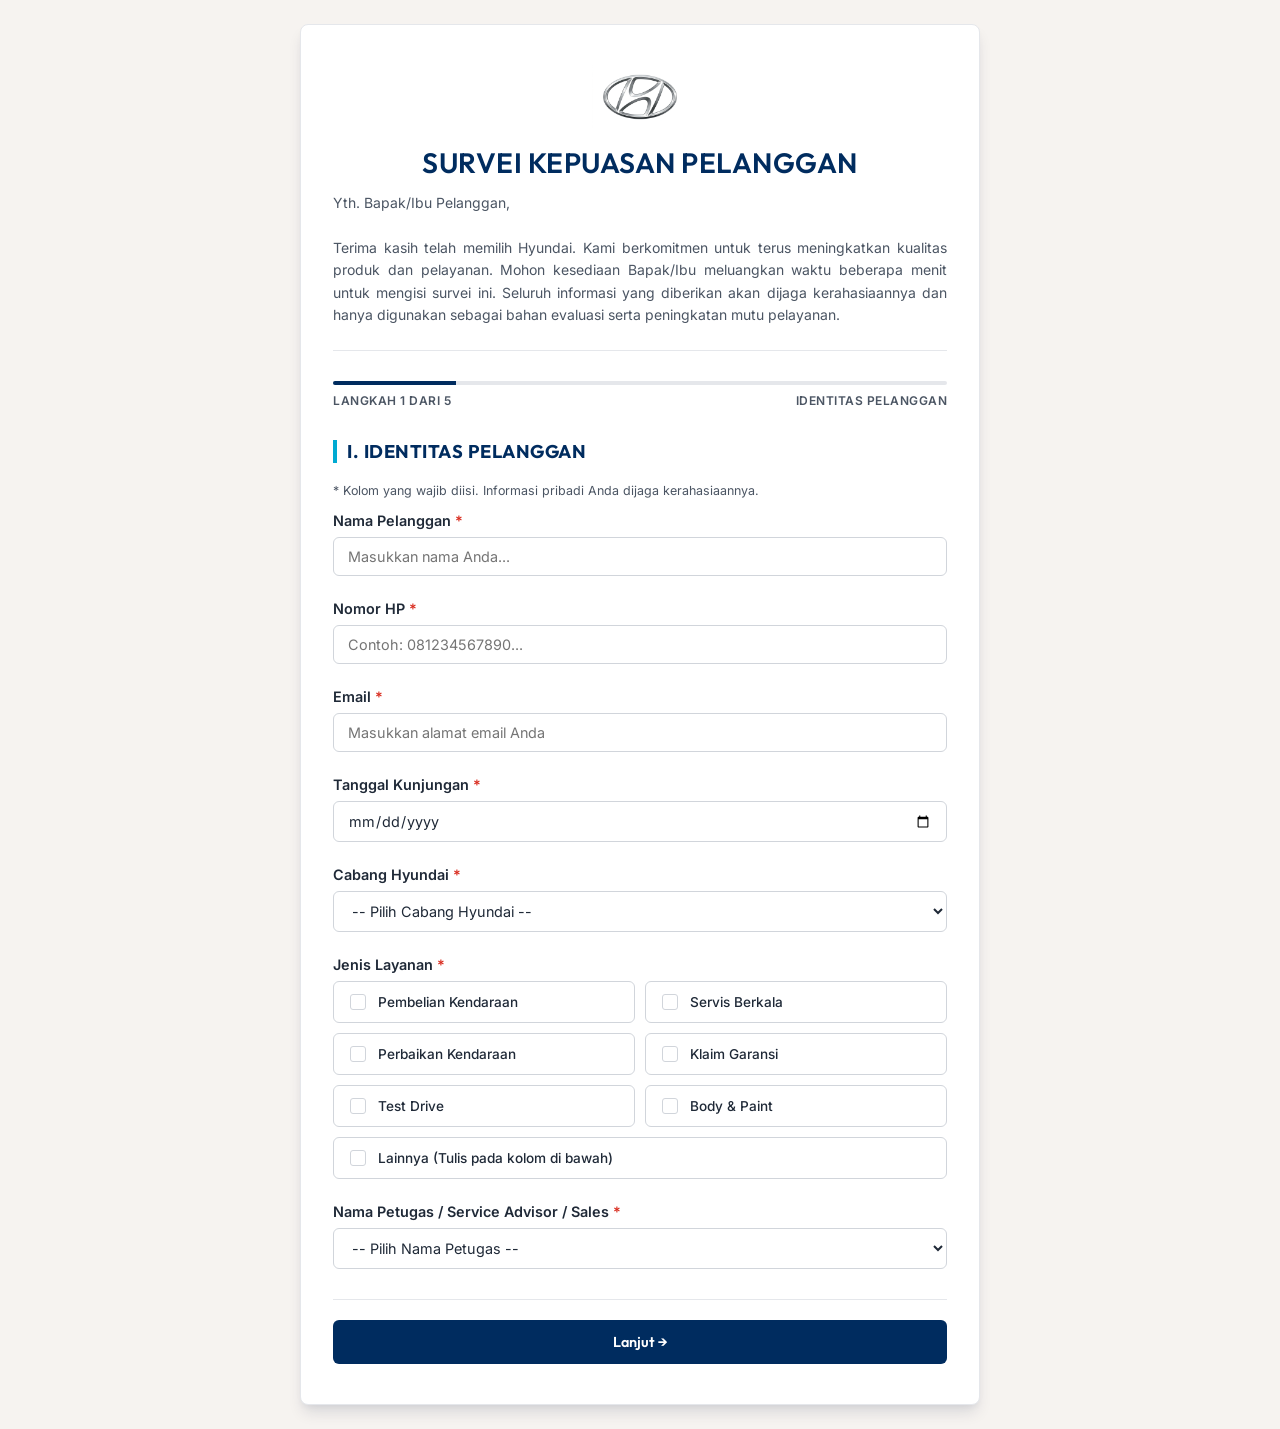
<file: index.html>
<!DOCTYPE html>
<html lang="id">
<head>
  <meta charset="UTF-8">
  <meta name="viewport" content="width=device-width, initial-scale=1.0, maximum-scale=1.0">
  <meta name="description" content="PT Hyundai - Survei Kepuasan Pelanggan. Masukan Anda membantu meningkatkan pelayanan kami.">
  <meta name="robots" content="noindex, nofollow">
  <link rel="preconnect" href="https://fonts.googleapis.com">
  <link rel="preconnect" href="https://fonts.gstatic.com" crossorigin>
  <title>PT HYUNDAI - Survei Kepuasan Pelanggan</title>
  <link rel="stylesheet" href="style.css">
  <script src="config.js"></script>
</head>
<body>

  <!-- MODAL KEBIJAKAN PRIVASI (UU PDP No.27/2022) -->
  <div id="privacyModal" class="modal-overlay" role="dialog" aria-modal="true" aria-label="Kebijakan Privasi">
    <div class="modal-box">
      <h2>🔒 Kebijakan Privasi &amp; Perlindungan Data</h2>
      <p style="font-size:0.85rem; line-height:1.5; margin-bottom:12px;">
        Privasi Anda penting bagi Hyundai Motors Indonesia ("Hyundai" atau "kami") dan perusahaan afiliasinya, seperti kepercayaan Anda terhadap produk dan layanan Hyundai. Kami berusaha keras untuk melindungi privasi online Anda, sambil memberikan pengalaman situs web yang menyenangkan yang menyediakan informasi, produk, dan layanan yang relevan dan berguna bagi Anda. Tujuan dari Kebijakan Privasi Hyundai Motors Indonesia ini ("Kebijakan Privasi") ini adalah untuk menginformasikan dan menerangkan tentang cara kami mengumpulkan, menggunakan, dan membagikan informasi melalui situs web kami.
      </p>

      <h3>📋 Data yang Dikumpulkan (Wajib Diisi)</h3>
      <ul style="font-size:0.8rem; margin-bottom:12px;">
        <li>Nama Lengkap, Nomor HP, dan Alamat Email</li>
        <li>Tanggal Kunjungan &amp; Cabang Hyundai</li>
        <li>Jenis Layanan &amp; Nama Petugas (Service Advisor/SA/Sales)</li>
        <li>Nilai penilaian kepuasan Anda (skala 1-5 dan 0-10)</li>
        <li>Kritik, saran, serta masukan tertulis</li>
      </ul>

      <h3>🎯 Tujuan Penggunaan &amp; Kepatuhan Hukum</h3>
      <ul style="font-size:0.8rem; margin-bottom:12px;">
        <li>Bahan evaluasi internal dan peningkatan mutu pelayanan cabang Hyundai.</li>
        <li>Penilaian performa pelayanan petugas (SA/Sales).</li>
        <li>Seluruh data dijaga kerahasiaannya dan diproses secara sah berdasarkan UU PDP No. 27/2022.</li>
      </ul>

      <h3>📅 Penyimpanan Data</h3>
      <p style="font-size:0.8rem; line-height:1.5; margin-bottom:15px;">
        Data survei disimpan secara aman dalam database internal dengan standar keamanan data yang ketat untuk mencegah akses tanpa izin sesuai dengan ketentuan perundang-undangan perlindungan data pribadi yang berlaku.
      </p>

      <button class="modal-close" onclick="document.getElementById('privacyModal').classList.remove('open')">
        Saya Mengerti &amp; Tutup
      </button>
    </div>
  </div>


  <!-- CONTAINER FORM SURVEI -->
  <div class="survey-container">
    <!-- Header Form -->
    <div class="survey-header">
      <div class="hyundai-logo-area">
        <img src="hyundai-logo.jpg" alt="Logo Hyundai" class="hyundai-logo-img">
      </div>
      <h1>Survei Kepuasan Pelanggan</h1>
      <p>
        Yth. Bapak/Ibu Pelanggan,<br><br>
        Terima kasih telah memilih Hyundai. Kami berkomitmen untuk terus meningkatkan kualitas produk dan pelayanan. 
        Mohon kesediaan Bapak/Ibu meluangkan waktu beberapa menit untuk mengisi survei ini. Seluruh informasi yang diberikan 
        akan dijaga kerahasiaannya dan hanya digunakan sebagai bahan evaluasi serta peningkatan mutu pelayanan.
      </p>
    </div>

    <!-- Progress Tracker -->
    <div class="wizard-progress-container">
      <div class="wizard-progress-track">
        <div id="wizardProgressFill" class="wizard-progress-fill"></div>
      </div>
      <div class="wizard-step-info">
        <span id="stepIndicatorText">Langkah 1 dari 5</span>
        <span id="stepTitleText">Identitas Pelanggan</span>
      </div>
    </div>

    <!-- Form Utama -->
    <form id="surveyForm" novalidate>

      <!-- STEP 1: IDENTITAS PELANGGAN -->
      <div id="step1" class="step-page active">
        <div class="step-title">I. Identitas Pelanggan</div>
        <p style="font-size:0.78rem; color:var(--muted); margin-bottom:14px;">* Kolom yang wajib diisi. Informasi pribadi Anda dijaga kerahasiaannya.</p>

        <div class="form-group">
          <label class="form-label" for="namaInput">Nama Pelanggan <span style="color:var(--danger);">*</span></label>
          <input type="text" name="nama" id="namaInput" class="form-input" placeholder="Masukkan nama Anda..." required>
        </div>

        <div class="form-group">
          <label class="form-label" for="hpInput">Nomor HP <span style="color:var(--danger);">*</span></label>
          <input type="tel" name="nomor_hp" id="hpInput" class="form-input" placeholder="Contoh: 081234567890..." required>
        </div>

        <div class="form-group">
          <label class="form-label" for="emailInput">Email <span style="color:var(--danger);">*</span></label>
          <input type="email" name="email" id="emailInput" class="form-input" placeholder="Masukkan alamat email Anda" required>
        </div>

        <div class="form-group">
          <label class="form-label" for="tanggalInput">Tanggal Kunjungan <span style="color:var(--danger);">*</span></label>
          <input type="date" name="tanggal_kunjungan" id="tanggalInput" class="form-input" required>
        </div>

        <div class="form-group">
          <label class="form-label" for="cabangInput">Cabang Hyundai <span style="color:var(--danger);">*</span></label>
          <select name="cabang" id="cabangInput" class="form-input" required>
            <option value="" disabled selected>-- Pilih Cabang Hyundai --</option>
            <optgroup label="DKI Jakarta">
              <option>Hyundai Jakarta Barat – Daan Mogot</option>
              <option>Hyundai Jakarta Barat – Puri Indah</option>
              <option>Hyundai Jakarta Pusat – Hasyim Ashari</option>
              <option>Hyundai Jakarta Pusat – Senen</option>
              <option>Hyundai Jakarta Selatan – Fatmawati</option>
              <option>Hyundai Jakarta Selatan – Mampang</option>
              <option>Hyundai Jakarta Selatan – Pancoran</option>
              <option>Hyundai Jakarta Selatan – Simprug</option>
              <option>Hyundai Jakarta Timur – Cakung</option>
              <option>Hyundai Jakarta Timur – Kalimalang</option>
              <option>Hyundai Jakarta Utara – Kelapa Gading</option>
              <option>Hyundai Jakarta Utara – Sunter</option>
            </optgroup>
            <optgroup label="Banten & Tangerang">
              <option>Hyundai BSD City</option>
              <option>Hyundai Ciputat</option>
              <option>Hyundai Karawaci</option>
              <option>Hyundai Serang</option>
              <option>Hyundai Serpong</option>
              <option>Hyundai Tangerang – Sudirman</option>
            </optgroup>
            <optgroup label="Jawa Barat & Bekasi">
              <option>Hyundai Bandung – Cihampelas</option>
              <option>Hyundai Bandung – Soekarno Hatta</option>
              <option>Hyundai Bekasi – Ahmad Yani</option>
              <option>Hyundai Bekasi – Cikarang</option>
              <option>Hyundai Bogor</option>
              <option>Hyundai Cibubur</option>
              <option>Hyundai Cirebon</option>
              <option>Hyundai Depok</option>
              <option>Hyundai Karawang</option>
            </optgroup>
            <optgroup label="Jawa Tengah & DI Yogyakarta">
              <option>Hyundai Semarang – Raden Patah</option>
              <option>Hyundai Semarang – Siliwangi</option>
              <option>Hyundai Solo</option>
              <option>Hyundai Yogyakarta – Magelang</option>
              <option>Hyundai Yogyakarta – Ringroad</option>
            </optgroup>
            <optgroup label="Jawa Timur">
              <option>Hyundai Gresik</option>
              <option>Hyundai Kediri</option>
              <option>Hyundai Malang</option>
              <option>Hyundai Sidoarjo</option>
              <option>Hyundai Surabaya – A. Yani</option>
              <option>Hyundai Surabaya – HR Muhammad</option>
              <option>Hyundai Surabaya – Kenjeran</option>
            </optgroup>
            <optgroup label="Bali & Nusa Tenggara">
              <option>Hyundai Bali – Denpasar Gatot Subroto</option>
              <option>Hyundai Bali – Gianyar</option>
              <option>Hyundai Bali – Kuta</option>
              <option>Hyundai Lombok</option>
            </optgroup>
            <optgroup label="Sumatera">
              <option>Hyundai Aceh</option>
              <option>Hyundai Batam</option>
              <option>Hyundai Jambi</option>
              <option>Hyundai Lampung</option>
              <option>Hyundai Medan – Adam Malik</option>
              <option>Hyundai Medan – Gatot Subroto</option>
              <option>Hyundai Palembang</option>
              <option>Hyundai Pekanbaru</option>
              <option>Hyundai Padang</option>
            </optgroup>
            <optgroup label="Kalimantan">
              <option>Hyundai Balikpapan</option>
              <option>Hyundai Banjarmasin</option>
              <option>Hyundai Pontianak</option>
              <option>Hyundai Samarinda</option>
            </optgroup>
            <optgroup label="Sulawesi">
              <option>Hyundai Makassar – Urip Sumoharjo</option>
              <option>Hyundai Makassar – Veteran</option>
              <option>Hyundai Manado</option>
              <option>Hyundai Palu</option>
            </optgroup>
            <optgroup label="Papua & Maluku">
              <option>Hyundai Jayapura</option>
              <option>Hyundai Ambon</option>
            </optgroup>
          </select>
        </div>

        <div class="form-group">
          <label class="form-label">Jenis Layanan <span style="color:var(--danger);">*</span></label>
          <div class="services-grid">
            <div class="service-checkbox-card">
              <input type="checkbox" name="jenis_layanan" id="srv1" value="Pembelian Kendaraan">
              <label for="srv1" class="service-checkbox-label">Pembelian Kendaraan</label>
            </div>
            <div class="service-checkbox-card">
              <input type="checkbox" name="jenis_layanan" id="srv2" value="Servis Berkala">
              <label for="srv2" class="service-checkbox-label">Servis Berkala</label>
            </div>
            <div class="service-checkbox-card">
              <input type="checkbox" name="jenis_layanan" id="srv3" value="Perbaikan Kendaraan">
              <label for="srv3" class="service-checkbox-label">Perbaikan Kendaraan</label>
            </div>
            <div class="service-checkbox-card">
              <input type="checkbox" name="jenis_layanan" id="srv4" value="Klaim Garansi">
              <label for="srv4" class="service-checkbox-label">Klaim Garansi</label>
            </div>
            <div class="service-checkbox-card">
              <input type="checkbox" name="jenis_layanan" id="srv5" value="Test Drive">
              <label for="srv5" class="service-checkbox-label">Test Drive</label>
            </div>
            <div class="service-checkbox-card">
              <input type="checkbox" name="jenis_layanan" id="srv6" value="Body &amp; Paint">
              <label for="srv6" class="service-checkbox-label">Body &amp; Paint</label>
            </div>
            <div class="service-checkbox-card" style="grid-column: span 2;">
              <input type="checkbox" name="jenis_layanan" id="srv7" value="Lainnya">
              <label for="srv7" class="service-checkbox-label">Lainnya (Tulis pada kolom di bawah)</label>
            </div>
          </div>
          <input type="text" name="layanan_lainnya" id="layananLainnya" class="form-input" style="display:none; margin-top:8px;" placeholder="Layanan lainnya...">
        </div>

        <div class="form-group">
          <label class="form-label" for="petugasSelect">Nama Petugas / Service Advisor / Sales <span style="color:var(--danger);">*</span></label>
          <select name="petugas" id="petugasSelect" class="form-input" required>
            <option value="" disabled selected>-- Pilih Nama Petugas --</option>
          </select>
        </div>
      </div>


      <!-- STEP 2: PENILAIAN KEPUASAN (1-7) -->
      <div id="step2" class="step-page">
        <div class="step-title">II. Penilaian Kepuasan (Bagian 1/2)</div>
        <p style="font-size:0.8rem; color:var(--muted); margin-bottom:15px;">Berikan penilaian skala 1-5 berdasarkan pengalaman Anda (1 = Sangat Tidak Puas, 5 = Sangat Puas).</p>

        <!-- Pertanyaan 1 -->
        <div class="rating-statement-group">
          <div class="rating-statement-text">1. Kemudahan memperoleh informasi mengenai produk atau layanan Hyundai. <span style="color:var(--danger);">*</span></div>
          <div class="rating-chips-row" role="radiogroup" aria-label="Pertanyaan 1">
            <div class="rating-chip-item"><input type="radio" name="p1" id="p1_1" value="1" required><label for="p1_1" class="rating-chip-label">1</label></div>
            <div class="rating-chip-item"><input type="radio" name="p1" id="p1_2" value="2"><label for="p1_2" class="rating-chip-label">2</label></div>
            <div class="rating-chip-item"><input type="radio" name="p1" id="p1_3" value="3"><label for="p1_3" class="rating-chip-label">3</label></div>
            <div class="rating-chip-item"><input type="radio" name="p1" id="p1_4" value="4"><label for="p1_4" class="rating-chip-label">4</label></div>
            <div class="rating-chip-item"><input type="radio" name="p1" id="p1_5" value="5"><label for="p1_5" class="rating-chip-label">5</label></div>
          </div>
          <div class="rating-row-labels"><span>Sangat Tidak Puas</span><span>Sangat Puas</span></div>
        </div>

        <!-- Pertanyaan 2 -->
        <div class="rating-statement-group">
          <div class="rating-statement-text">2. Kemudahan melakukan reservasi atau booking layanan. <span style="color:var(--danger);">*</span></div>
          <div class="rating-chips-row" role="radiogroup" aria-label="Pertanyaan 2">
            <div class="rating-chip-item"><input type="radio" name="p2" id="p2_1" value="1" required><label for="p2_1" class="rating-chip-label">1</label></div>
            <div class="rating-chip-item"><input type="radio" name="p2" id="p2_2" value="2"><label for="p2_2" class="rating-chip-label">2</label></div>
            <div class="rating-chip-item"><input type="radio" name="p2" id="p2_3" value="3"><label for="p2_3" class="rating-chip-label">3</label></div>
            <div class="rating-chip-item"><input type="radio" name="p2" id="p2_4" value="4"><label for="p2_4" class="rating-chip-label">4</label></div>
            <div class="rating-chip-item"><input type="radio" name="p2" id="p2_5" value="5"><label for="p2_5" class="rating-chip-label">5</label></div>
          </div>
        </div>

        <!-- Pertanyaan 3 -->
        <div class="rating-statement-group">
          <div class="rating-statement-text">3. Keramahan dan kesopanan petugas dalam melayani pelanggan. <span style="color:var(--danger);">*</span></div>
          <div class="rating-chips-row" role="radiogroup" aria-label="Pertanyaan 3">
            <div class="rating-chip-item"><input type="radio" name="p3" id="p3_1" value="1" required><label for="p3_1" class="rating-chip-label">1</label></div>
            <div class="rating-chip-item"><input type="radio" name="p3" id="p3_2" value="2"><label for="p3_2" class="rating-chip-label">2</label></div>
            <div class="rating-chip-item"><input type="radio" name="p3" id="p3_3" value="3"><label for="p3_3" class="rating-chip-label">3</label></div>
            <div class="rating-chip-item"><input type="radio" name="p3" id="p3_4" value="4"><label for="p3_4" class="rating-chip-label">4</label></div>
            <div class="rating-chip-item"><input type="radio" name="p3" id="p3_5" value="5"><label for="p3_5" class="rating-chip-label">5</label></div>
          </div>
        </div>

        <!-- Pertanyaan 4 -->
        <div class="rating-statement-group">
          <div class="rating-statement-text">4. Pengetahuan petugas mengenai produk dan layanan Hyundai. <span style="color:var(--danger);">*</span></div>
          <div class="rating-chips-row" role="radiogroup" aria-label="Pertanyaan 4">
            <div class="rating-chip-item"><input type="radio" name="p4" id="p4_1" value="1" required><label for="p4_1" class="rating-chip-label">1</label></div>
            <div class="rating-chip-item"><input type="radio" name="p4" id="p4_2" value="2"><label for="p4_2" class="rating-chip-label">2</label></div>
            <div class="rating-chip-item"><input type="radio" name="p4" id="p4_3" value="3"><label for="p4_3" class="rating-chip-label">3</label></div>
            <div class="rating-chip-item"><input type="radio" name="p4" id="p4_4" value="4"><label for="p4_4" class="rating-chip-label">4</label></div>
            <div class="rating-chip-item"><input type="radio" name="p4" id="p4_5" value="5"><label for="p4_5" class="rating-chip-label">5</label></div>
          </div>
        </div>

        <!-- Pertanyaan 5 -->
        <div class="rating-statement-group">
          <div class="rating-statement-text">5. Kecepatan petugas dalam memberikan pelayanan. <span style="color:var(--danger);">*</span></div>
          <div class="rating-chips-row" role="radiogroup" aria-label="Pertanyaan 5">
            <div class="rating-chip-item"><input type="radio" name="p5" id="p5_1" value="1" required><label for="p5_1" class="rating-chip-label">1</label></div>
            <div class="rating-chip-item"><input type="radio" name="p5" id="p5_2" value="2"><label for="p5_2" class="rating-chip-label">2</label></div>
            <div class="rating-chip-item"><input type="radio" name="p5" id="p5_3" value="3"><label for="p5_3" class="rating-chip-label">3</label></div>
            <div class="rating-chip-item"><input type="radio" name="p5" id="p5_4" value="4"><label for="p5_4" class="rating-chip-label">4</label></div>
            <div class="rating-chip-item"><input type="radio" name="p5" id="p5_5" value="5"><label for="p5_5" class="rating-chip-label">5</label></div>
          </div>
        </div>

        <!-- Pertanyaan 6 -->
        <div class="rating-statement-group">
          <div class="rating-statement-text">6. Kejelasan informasi mengenai biaya, proses, dan estimasi waktu pengerjaan. <span style="color:var(--danger);">*</span></div>
          <div class="rating-chips-row" role="radiogroup" aria-label="Pertanyaan 6">
            <div class="rating-chip-item"><input type="radio" name="p6" id="p6_1" value="1" required><label for="p6_1" class="rating-chip-label">1</label></div>
            <div class="rating-chip-item"><input type="radio" name="p6" id="p6_2" value="2"><label for="p6_2" class="rating-chip-label">2</label></div>
            <div class="rating-chip-item"><input type="radio" name="p6" id="p6_3" value="3"><label for="p6_3" class="rating-chip-label">3</label></div>
            <div class="rating-chip-item"><input type="radio" name="p6" id="p6_4" value="4"><label for="p6_4" class="rating-chip-label">4</label></div>
            <div class="rating-chip-item"><input type="radio" name="p6" id="p6_5" value="5"><label for="p6_5" class="rating-chip-label">5</label></div>
          </div>
        </div>

        <!-- Pertanyaan 7 -->
        <div class="rating-statement-group">
          <div class="rating-statement-text">7. Ketepatan waktu penyelesaian layanan sesuai estimasi yang diberikan. <span style="color:var(--danger);">*</span></div>
          <div class="rating-chips-row" role="radiogroup" aria-label="Pertanyaan 7">
            <div class="rating-chip-item"><input type="radio" name="p7" id="p7_1" value="1" required><label for="p7_1" class="rating-chip-label">1</label></div>
            <div class="rating-chip-item"><input type="radio" name="p7" id="p7_2" value="2"><label for="p7_2" class="rating-chip-label">2</label></div>
            <div class="rating-chip-item"><input type="radio" name="p7" id="p7_3" value="3"><label for="p7_3" class="rating-chip-label">3</label></div>
            <div class="rating-chip-item"><input type="radio" name="p7" id="p7_4" value="4"><label for="p7_4" class="rating-chip-label">4</label></div>
            <div class="rating-chip-item"><input type="radio" name="p7" id="p7_5" value="5"><label for="p7_5" class="rating-chip-label">5</label></div>
          </div>
        </div>
      </div>

      <!-- STEP 3: PENILAIAN KEPUASAN (8-14) -->
      <div id="step3" class="step-page">
        <div class="step-title">II. Penilaian Kepuasan (Bagian 2/2)</div>
        <p style="font-size:0.8rem; color:var(--muted); margin-bottom:15px;">Berikan penilaian skala 1-5 berdasarkan pengalaman Anda (1 = Sangat Tidak Puas, 5 = Sangat Puas).</p>

        <!-- Pertanyaan 8 -->
        <div class="rating-statement-group">
          <div class="rating-statement-text">8. Kualitas hasil pekerjaan servis atau perbaikan kendaraan. <span style="color:var(--danger);">*</span></div>
          <div class="rating-chips-row" role="radiogroup" aria-label="Pertanyaan 8">
            <div class="rating-chip-item"><input type="radio" name="p8" id="p8_1" value="1" required><label for="p8_1" class="rating-chip-label">1</label></div>
            <div class="rating-chip-item"><input type="radio" name="p8" id="p8_2" value="2"><label for="p8_2" class="rating-chip-label">2</label></div>
            <div class="rating-chip-item"><input type="radio" name="p8" id="p8_3" value="3"><label for="p8_3" class="rating-chip-label">3</label></div>
            <div class="rating-chip-item"><input type="radio" name="p8" id="p8_4" value="4"><label for="p8_4" class="rating-chip-label">4</label></div>
            <div class="rating-chip-item"><input type="radio" name="p8" id="p8_5" value="5"><label for="p8_5" class="rating-chip-label">5</label></div>
          </div>
          <div class="rating-row-labels"><span>Sangat Tidak Puas</span><span>Sangat Puas</span></div>
        </div>

        <!-- Pertanyaan 9 -->
        <div class="rating-statement-group">
          <div class="rating-statement-text">9. Kebersihan kendaraan setelah dilakukan servis atau perbaikan. <span style="color:var(--danger);">*</span></div>
          <div class="rating-chips-row" role="radiogroup" aria-label="Pertanyaan 9">
            <div class="rating-chip-item"><input type="radio" name="p9" id="p9_1" value="1" required><label for="p9_1" class="rating-chip-label">1</label></div>
            <div class="rating-chip-item"><input type="radio" name="p9" id="p9_2" value="2"><label for="p9_2" class="rating-chip-label">2</label></div>
            <div class="rating-chip-item"><input type="radio" name="p9" id="p9_3" value="3"><label for="p9_3" class="rating-chip-label">3</label></div>
            <div class="rating-chip-item"><input type="radio" name="p9" id="p9_4" value="4"><label for="p9_4" class="rating-chip-label">4</label></div>
            <div class="rating-chip-item"><input type="radio" name="p9" id="p9_5" value="5"><label for="p9_5" class="rating-chip-label">5</label></div>
          </div>
        </div>

        <!-- Pertanyaan 10 -->
        <div class="rating-statement-group">
          <div class="rating-statement-text">10. Kebersihan dan kenyamanan area showroom atau bengkel. <span style="color:var(--danger);">*</span></div>
          <div class="rating-chips-row" role="radiogroup" aria-label="Pertanyaan 10">
            <div class="rating-chip-item"><input type="radio" name="p10" id="p10_1" value="1" required><label for="p10_1" class="rating-chip-label">1</label></div>
            <div class="rating-chip-item"><input type="radio" name="p10" id="p10_2" value="2"><label for="p10_2" class="rating-chip-label">2</label></div>
            <div class="rating-chip-item"><input type="radio" name="p10" id="p10_3" value="3"><label for="p10_3" class="rating-chip-label">3</label></div>
            <div class="rating-chip-item"><input type="radio" name="p10" id="p10_4" value="4"><label for="p10_4" class="rating-chip-label">4</label></div>
            <div class="rating-chip-item"><input type="radio" name="p10" id="p10_5" value="5"><label for="p10_5" class="rating-chip-label">5</label></div>
          </div>
        </div>

        <!-- Pertanyaan 11 -->
        <div class="rating-statement-group">
          <div class="rating-statement-text">11. Kenyamanan ruang tunggu beserta fasilitas yang tersedia. <span style="color:var(--danger);">*</span></div>
          <div class="rating-chips-row" role="radiogroup" aria-label="Pertanyaan 11">
            <div class="rating-chip-item"><input type="radio" name="p11" id="p11_1" value="1" required><label for="p11_1" class="rating-chip-label">1</label></div>
            <div class="rating-chip-item"><input type="radio" name="p11" id="p11_2" value="2"><label for="p11_2" class="rating-chip-label">2</label></div>
            <div class="rating-chip-item"><input type="radio" name="p11" id="p11_3" value="3"><label for="p11_3" class="rating-chip-label">3</label></div>
            <div class="rating-chip-item"><input type="radio" name="p11" id="p11_4" value="4"><label for="p11_4" class="rating-chip-label">4</label></div>
            <div class="rating-chip-item"><input type="radio" name="p11" id="p11_5" value="5"><label for="p11_5" class="rating-chip-label">5</label></div>
          </div>
        </div>

        <!-- Pertanyaan 12 -->
        <div class="rating-statement-group">
          <div class="rating-statement-text">12. Kemudahan proses administrasi dan pembayaran. <span style="color:var(--danger);">*</span></div>
          <div class="rating-chips-row" role="radiogroup" aria-label="Pertanyaan 12">
            <div class="rating-chip-item"><input type="radio" name="p12" id="p12_1" value="1" required><label for="p12_1" class="rating-chip-label">1</label></div>
            <div class="rating-chip-item"><input type="radio" name="p12" id="p12_2" value="2"><label for="p12_2" class="rating-chip-label">2</label></div>
            <div class="rating-chip-item"><input type="radio" name="p12" id="p12_3" value="3"><label for="p12_3" class="rating-chip-label">3</label></div>
            <div class="rating-chip-item"><input type="radio" name="p12" id="p12_4" value="4"><label for="p12_4" class="rating-chip-label">4</label></div>
            <div class="rating-chip-item"><input type="radio" name="p12" id="p12_5" value="5"><label for="p12_5" class="rating-chip-label">5</label></div>
          </div>
        </div>

        <!-- Pertanyaan 13 -->
        <div class="rating-statement-group">
          <div class="rating-statement-text">13. Kesesuaian biaya dengan kualitas pelayanan yang diterima. <span style="color:var(--danger);">*</span></div>
          <div class="rating-chips-row" role="radiogroup" aria-label="Pertanyaan 13">
            <div class="rating-chip-item"><input type="radio" name="p13" id="p13_1" value="1" required><label for="p13_1" class="rating-chip-label">1</label></div>
            <div class="rating-chip-item"><input type="radio" name="p13" id="p13_2" value="2"><label for="p13_2" class="rating-chip-label">2</label></div>
            <div class="rating-chip-item"><input type="radio" name="p13" id="p13_3" value="3"><label for="p13_3" class="rating-chip-label">3</label></div>
            <div class="rating-chip-item"><input type="radio" name="p13" id="p13_4" value="4"><label for="p13_4" class="rating-chip-label">4</label></div>
            <div class="rating-chip-item"><input type="radio" name="p13" id="p13_5" value="5"><label for="p13_5" class="rating-chip-label">5</label></div>
          </div>
        </div>

        <!-- Pertanyaan 14 -->
        <div class="rating-statement-group">
          <div class="rating-statement-text">14. Kepuasan terhadap pelayanan yang diberikan secara keseluruhan. <span style="color:var(--danger);">*</span></div>
          <div class="rating-chips-row" role="radiogroup" aria-label="Pertanyaan 14">
            <div class="rating-chip-item"><input type="radio" name="p14" id="p14_1" value="1" required><label for="p14_1" class="rating-chip-label">1</label></div>
            <div class="rating-chip-item"><input type="radio" name="p14" id="p14_2" value="2"><label for="p14_2" class="rating-chip-label">2</label></div>
            <div class="rating-chip-item"><input type="radio" name="p14" id="p14_3" value="3"><label for="p14_3" class="rating-chip-label">3</label></div>
            <div class="rating-chip-item"><input type="radio" name="p14" id="p14_4" value="4"><label for="p14_4" class="rating-chip-label">4</label></div>
            <div class="rating-chip-item"><input type="radio" name="p14" id="p14_5" value="5"><label for="p14_5" class="rating-chip-label">5</label></div>
          </div>
        </div>
      </div>

      <!-- STEP 4: LOYALITAS & SARAN -->
      <div id="step4" class="step-page">
        <div class="step-title">III. Loyalitas &amp; Masukan</div>

        <div class="form-group">
          <label class="form-label">1. Apakah Anda bersedia menggunakan layanan Hyundai kembali? <span style="color:var(--danger);">*</span></label>
          <div class="services-grid" role="radiogroup" aria-label="Loyalitas 1">
            <div class="service-checkbox-card">
              <input type="radio" name="loyalitas_kembali" id="ly1_ya" value="Ya" required>
              <label for="ly1_ya" class="service-checkbox-label">Ya</label>
            </div>
            <div class="service-checkbox-card">
              <input type="radio" name="loyalitas_kembali" id="ly1_mungkin" value="Mungkin">
              <label for="ly1_mungkin" class="service-checkbox-label">Mungkin</label>
            </div>
            <div class="service-checkbox-card" style="grid-column: span 2;">
              <input type="radio" name="loyalitas_kembali" id="ly1_tidak" value="Tidak">
              <label for="ly1_tidak" class="service-checkbox-label">Tidak</label>
            </div>
          </div>
        </div>

        <div class="form-group">
          <label class="form-label">2. Seberapa besar kemungkinan Anda merekomendasikan Hyundai kepada keluarga, teman, atau rekan kerja? <span style="color:var(--danger);">*</span></label>
          <p style="font-size:0.75rem; color:var(--muted); margin-bottom:8px;">Skala 0 = Sangat Tidak Mungkin, 10 = Sangat Mungkin</p>
          <div class="nps-container">
            <div class="nps-row" role="radiogroup" aria-label="Loyalitas 2">
              <div class="nps-item"><input type="radio" name="loyalitas_rekomendasi" id="nps0" value="0" required><label for="nps0" class="nps-label">0</label></div>
              <div class="nps-item"><input type="radio" name="loyalitas_rekomendasi" id="nps1" value="1"><label for="nps1" class="nps-label">1</label></div>
              <div class="nps-item"><input type="radio" name="loyalitas_rekomendasi" id="nps2" value="2"><label for="nps2" class="nps-label">2</label></div>
              <div class="nps-item"><input type="radio" name="loyalitas_rekomendasi" id="nps3" value="3"><label for="nps3" class="nps-label">3</label></div>
              <div class="nps-item"><input type="radio" name="loyalitas_rekomendasi" id="nps4" value="4"><label for="nps4" class="nps-label">4</label></div>
              <div class="nps-item"><input type="radio" name="loyalitas_rekomendasi" id="nps5" value="5"><label for="nps5" class="nps-label">5</label></div>
              <div class="nps-item"><input type="radio" name="loyalitas_rekomendasi" id="nps6" value="6"><label for="nps6" class="nps-label">6</label></div>
              <div class="nps-item"><input type="radio" name="loyalitas_rekomendasi" id="nps7" value="7"><label for="nps7" class="nps-label">7</label></div>
              <div class="nps-item"><input type="radio" name="loyalitas_rekomendasi" id="nps8" value="8"><label for="nps8" class="nps-label">8</label></div>
              <div class="nps-item"><input type="radio" name="loyalitas_rekomendasi" id="nps9" value="9"><label for="nps9" class="nps-label">9</label></div>
              <div class="nps-item"><input type="radio" name="loyalitas_rekomendasi" id="nps10" value="10"><label for="nps10" class="nps-label">10</label></div>
            </div>
          </div>
        </div>

        <div class="step-title" style="margin-top:30px;">IV. Saran &amp; Masukan</div>
        
        <div class="form-group">
          <label class="form-label" for="saranSukaInput">1. Hal apa yang paling Anda sukai dari pelayanan Hyundai? <span style="font-weight:400;color:var(--muted);">(Opsional)</span></label>
          <textarea name="saran_disukai" id="saranSukaInput" class="feedback-textarea" placeholder="Tulis hal yang Anda sukai..."></textarea>
        </div>

        <div class="form-group">
          <label class="form-label" for="saranTingkatInput">2. Menurut Anda, aspek apa yang perlu kami tingkatkan? <span style="font-weight:400;color:var(--muted);">(Opsional)</span></label>
          <textarea name="saran_ditingkatkan" id="saranTingkatInput" class="feedback-textarea" placeholder="Tulis aspek yang perlu ditingkatkan..."></textarea>
        </div>

        <div class="form-group">
          <label class="form-label" for="saranKritikInput">3. Kritik, saran, atau masukan lainnya <span style="font-weight:400;color:var(--muted);">(Opsional)</span></label>
          <textarea name="saran_lainnya" id="saranKritikInput" class="feedback-textarea" placeholder="Tulis kritik, saran, atau masukan lainnya..."></textarea>
        </div>
      </div>

      <!-- STEP 5: PENILAIAN KESELURUHAN & PDP -->
      <div id="step5" class="step-page">
        <div class="step-title">V. Penilaian Keseluruhan &amp; Kirim</div>

        <div class="form-group">
          <label class="form-label">Bagaimana penilaian Anda terhadap pengalaman pelayanan Hyundai secara keseluruhan? <span style="color:var(--danger);">*</span></label>
          <div class="services-grid" role="radiogroup" aria-label="Penilaian Keseluruhan">
            <div class="service-checkbox-card">
              <input type="radio" name="penilaian_keseluruhan" id="ov1" value="Sangat Tidak Puas" required>
              <label for="ov1" class="service-checkbox-label">😠 Sangat Tidak Puas</label>
            </div>
            <div class="service-checkbox-card">
              <input type="radio" name="penilaian_keseluruhan" id="ov2" value="Tidak Puas">
              <label for="ov2" class="service-checkbox-label">🙁 Tidak Puas</label>
            </div>
            <div class="service-checkbox-card">
              <input type="radio" name="penilaian_keseluruhan" id="ov3" value="Cukup Puas">
              <label for="ov3" class="service-checkbox-label">😐 Cukup Puas</label>
            </div>
            <div class="service-checkbox-card">
              <input type="radio" name="penilaian_keseluruhan" id="ov4" value="Puas">
              <label for="ov4" class="service-checkbox-label">🙂 Puas</label>
            </div>
            <div class="service-checkbox-card" style="grid-column: span 2;">
              <input type="radio" name="penilaian_keseluruhan" id="ov5" value="Sangat Puas">
              <label for="ov5" class="service-checkbox-label">🤩 Sangat Puas</label>
            </div>
          </div>
        </div>

        <!-- Persetujuan Data UU PDP -->
        <div class="consent-box">
          <label>
            <input type="checkbox" id="consentCheck" required>
            <span>
              Saya secara sadar memberikan persetujuan untuk menyimpan data tanggapan ini demi kepentingan analisis internal dan 
              evaluasi kualitas pelayanan, sesuai dengan <a href="#" onclick="document.getElementById('privacyModal').classList.add('open'); return false;">Kebijakan Privasi &amp; UU PDP No. 27/2022</a>.
            </span>
          </label>
          <div class="pdp-badge">
            🛡️ Patuh UU PDP No. 27/2022
          </div>
        </div>

        <div id="formErrorMsg" class="error-message">Mohon lengkapi seluruh pertanyaan wajib yang bertanda bintang (*) sebelum mengirim survei.</div>
      </div>

      <!-- Tombol Navigasi Wizard -->
      <div class="wizard-buttons">
        <button type="button" id="prevBtn" class="prev-btn" style="display:none;" onclick="navigateStep(-1)">← Kembali</button>
        <button type="button" id="nextBtn" class="next-btn" onclick="navigateStep(1)">Lanjut →</button>
        <button type="submit" id="submitBtn" class="submit-btn" style="display:none;" disabled>
          <span>Kirim Survei</span>
          <div class="spinner" id="btnSpinner"></div>
        </button>
      </div>

    </form>

    <!-- Halaman Sukses -->
    <div id="successCard" class="success-card" role="alert" aria-live="polite">
      <div class="success-icon">✓</div>
      <h2>Terima Kasih!</h2>
      <p>
        Terima kasih atas waktu dan partisipasi Anda dalam mengisi survei ini.<br><br>
        Masukan yang Anda berikan sangat berarti bagi kami dalam meningkatkan kualitas pelayanan, kenyamanan, dan kepuasan pelanggan. 
        Kami berkomitmen untuk terus memberikan pengalaman terbaik dalam setiap layanan Hyundai.<br><br>
        <strong style="color:var(--primary);">Hyundai – Progress for Humanity</strong>
      </p>
      <button onclick="resetSurvey()" class="back-btn">Isi Survei Lagi</button>
    </div>

  </div>

  <script>
    // Penanganan tampilan kolom 'Lainnya' pada jenis layanan
    document.getElementById('srv7').addEventListener('change', function() {
      const field = document.getElementById('layananLainnya');
      field.style.display = this.checked ? 'block' : 'none';
      if (!this.checked) field.value = '';
    });

    // Aktifkan tombol kirim hanya jika consent dicentang
    document.getElementById('consentCheck').addEventListener('change', function() {
      document.getElementById('submitBtn').disabled = !this.checked;
    });
  </script>
  <script src="app.js"></script>
</body>
</html>
</file>
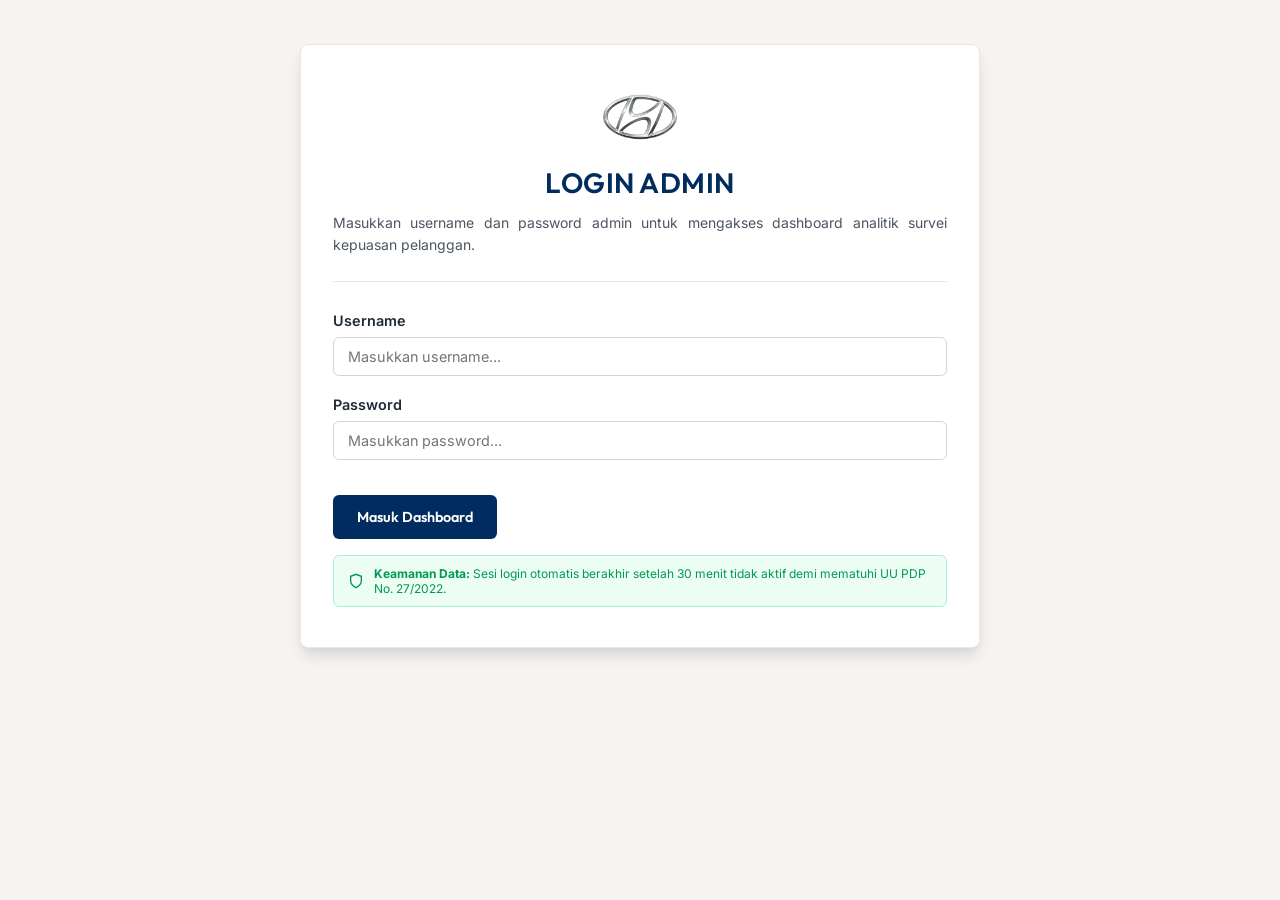
<file: admin.html>
<!DOCTYPE html>
<html lang="id">
<head>
  <meta charset="UTF-8">
  <meta name="viewport" content="width=device-width, initial-scale=1.0, maximum-scale=1.0">
  <meta name="robots" content="noindex, nofollow">
  <meta name="description" content="Dashboard Admin - Analisis Kepuasan Pelanggan PT Hyundai">
  <link rel="preconnect" href="https://fonts.googleapis.com">
  <link rel="preconnect" href="https://fonts.gstatic.com" crossorigin>
  <title>Dashboard Admin - Survei Kepuasan Hyundai</title>
  <link rel="stylesheet" href="style.css">
  <script src="config.js"></script>
</head>
<body>

  <!-- Form Login Admin -->
  <div id="loginCard" class="survey-container" style="display: none; margin: 20px auto;">
    <div class="survey-header">
      <div class="hyundai-logo-area">
        <img src="hyundai-logo.jpg" alt="Logo Hyundai" class="hyundai-logo-img">
      </div>
      <h1>Login Admin</h1>
      <p>Masukkan username dan password admin untuk mengakses dashboard analitik survei kepuasan pelanggan.</p>
    </div>
    <div id="lockoutMsg" class="lockout-msg" style="display: none;">🔒 Terlalu banyak percobaan. Tunggu <span id="lockoutTimer">5:00</span> menit.</div>
    <form id="loginForm" novalidate>
      <div class="form-group" style="margin-bottom: 20px;">
        <label class="form-label" style="margin-bottom:8px;" for="usernameInput">Username</label>
        <input type="text" id="usernameInput" class="form-input" placeholder="Masukkan username..." autocomplete="username" required>
      </div>
      <div class="form-group" style="margin-bottom: 20px;">
        <label class="form-label" style="margin-bottom:8px;" for="passwordInput">Password</label>
        <input type="password" id="passwordInput" class="form-input" placeholder="Masukkan password..." autocomplete="current-password" required>
      </div>
      <div id="loginError" class="error-message" style="display: none;">Username atau Password salah!</div>
      <button type="submit" id="loginBtn" class="submit-btn" style="margin-top:15px;">Masuk Dashboard</button>
    </form>
    <div class="pdp-banner" style="margin-top:16px;">
      <svg width="16" height="16" viewBox="0 0 24 24" fill="none" stroke="currentColor" stroke-width="2" aria-hidden="true"><path d="M12 22s8-4 8-10V5l-8-3-8 3v7c0 6 8 10 8 10z"/></svg>
      <span><strong>Keamanan Data:</strong> Sesi login otomatis berakhir setelah 30 menit tidak aktif demi mematuhi UU PDP No. 27/2022.</span>
    </div>
  </div>

  <!-- Dashboard Admin -->
  <div id="adminDashboard" class="admin-container" style="display: none;">
    
    <!-- Admin Header -->
    <div class="admin-header">
      <div class="admin-title">
        <h1>📊 Analisis Survei Kepuasan Pelanggan</h1>
        <p id="dashboardSubtitle">Memuat data analitik...</p>
      </div>
      <div class="action-buttons">
        <a href="index.html" class="btn btn-secondary">
          <svg width="14" height="14" viewBox="0 0 24 24" fill="none" stroke="currentColor" stroke-width="2.5" stroke-linecap="round" stroke-linejoin="round" aria-hidden="true">
            <line x1="19" y1="12" x2="5" y2="12"></line>
            <polyline points="12 19 5 12 12 5"></polyline>
          </svg>
          Ke Halaman Survei
        </a>
        <button type="button" id="exportBtn" class="btn btn-primary" onclick="exportToCSV()">
          <svg width="14" height="14" viewBox="0 0 24 24" fill="none" stroke="currentColor" stroke-width="2.5" stroke-linecap="round" stroke-linejoin="round" aria-hidden="true">
            <path d="M21 15v4a2 2 0 0 1-2 2H5a2 2 0 0 1-2-2v-4"></path>
            <polyline points="7 10 12 15 17 10"></polyline>
            <line x1="12" y1="15" x2="12" y2="3"></line>
          </svg>
          Ekspor CSV (Lengkap)
        </button>
        <button type="button" id="clearBtn" class="btn btn-danger" onclick="clearData()">
          <svg width="14" height="14" viewBox="0 0 24 24" fill="none" stroke="currentColor" stroke-width="2.5" stroke-linecap="round" stroke-linejoin="round" aria-hidden="true">
            <polyline points="3 6 5 6 21 6"></polyline>
            <path d="M19 6v14a2 2 0 0 1-2 2H7a2 2 0 0 1-2-2V6m3 0V4a2 2 0 0 1 2-2h4a2 2 0 0 1 2 2v2"></path>
          </svg>
          Hapus Data Lokal
        </button>
        <button type="button" class="btn btn-secondary" onclick="doLogout()" title="Logout dari admin">
          🚪 Keluar Sesi
        </button>
      </div>
    </div>

    <!-- Session Timeout Bar -->
    <div class="session-bar" id="sessionBar">
      <svg width="14" height="14" viewBox="0 0 24 24" fill="none" stroke="currentColor" stroke-width="2" aria-hidden="true"><circle cx="12" cy="12" r="10"/><polyline points="12 6 12 12 16 14"/></svg>
      <span>Sesi administrator aktif &mdash; otomatis logout dalam <strong id="sessionCountdown">30:00</strong> menit tidak aktif. (Kepatuhan UU PDP)</span>
    </div>

    <!-- Tab Navigasi -->
    <div class="admin-tabs">
      <button type="button" id="tabBtnReports" class="tab-link active" onclick="switchTab('reportsTab', this)">📊 Ringkasan &amp; Riwayat</button>
      <button type="button" id="tabBtnOfficers" class="tab-link" onclick="switchTab('officersTab', this)">👤 Kelola Petugas / User</button>
    </div>

    <!-- TAB 1: RINGKASAN & RIWAYAT -->
    <div id="reportsTab" class="tab-content active">
      
      <!-- Stats Cards -->
      <div class="stats-grid">
        <div class="stat-card">
          <h3>Total Responden</h3>
          <div id="totalResponden" class="stat-val">0</div>
        </div>
        <div class="stat-card">
          <h3>Puas &amp; Sangat Puas</h3>
          <div id="persenPuas" class="stat-val">0%</div>
        </div>
        <div class="stat-card">
          <h3>Rata-rata Rating</h3>
          <div id="rataRating" class="stat-val">-</div>
        </div>
        <div class="stat-card">
          <h3>Net Promoter Score (NPS)</h3>
          <div id="npsScore" class="stat-val">-</div>
          <div id="npsBadge" class="nps-badge" style="display:none;"></div>
        </div>
      </div>

      <!-- Analytics Charts -->
      <div class="analytics-grid">
        
        <!-- Parameter Ratings Chart (1-14) -->
        <div class="chart-card">
          <h2>Rata-rata Skor per Parameter Penilaian (Skala 1-5)</h2>
          <div id="parameterCharts">
            <!-- Diisi secara dinamis oleh JS -->
          </div>
        </div>

        <!-- NPS & Loyalitas Breakdown -->
        <div class="chart-card">
          <h2>Distribusi Rekomendasi (NPS)</h2>
          <div style="display:flex; flex-direction:column; gap:16px;">
            <div>
              <div style="display:flex; justify-content:space-between; font-size:0.8rem; font-weight:600; margin-bottom:4px;">
                <span style="color:var(--success);">Promoters (Skor 9-10)</span>
                <span id="promoterVal">0 (0%)</span>
              </div>
              <div class="bar-chart-track"><div id="promoterFill" class="bar-chart-fill" style="background-color:var(--success); width:0%;"></div></div>
            </div>
            <div>
              <div style="display:flex; justify-content:space-between; font-size:0.8rem; font-weight:600; margin-bottom:4px;">
                <span style="color:var(--warning);">Passives (Skor 7-8)</span>
                <span id="passiveVal">0 (0%)</span>
              </div>
              <div class="bar-chart-track"><div id="passiveFill" class="bar-chart-fill" style="background-color:var(--warning); width:0%;"></div></div>
            </div>
            <div>
              <div style="display:flex; justify-content:space-between; font-size:0.8rem; font-weight:600; margin-bottom:4px;">
                <span style="color:var(--danger);">Detractors (Skor 0-6)</span>
                <span id="detractorVal">0 (0%)</span>
              </div>
              <div class="bar-chart-track"><div id="detractorFill" class="bar-chart-fill" style="background-color:var(--danger); width:0%;"></div></div>
            </div>

            <h2 style="font-size:1.05rem; margin-top:20px; margin-bottom:12px;">Loyalitas: Bersedia Kembali?</h2>
            <div style="display:flex; flex-direction:column; gap:10px; font-size:0.8rem;">
              <div style="display:flex; justify-content:space-between;"><span>Dapat Kembali (Ya):</span><strong id="loyalYa">0%</strong></div>
              <div style="display:flex; justify-content:space-between;"><span>Mungkin Kembali:</span><strong id="loyalMungkin">0%</strong></div>
              <div style="display:flex; justify-content:space-between;"><span>Tidak Kembali:</span><strong id="loyalTidak">0%</strong></div>
            </div>
          </div>
        </div>

      </div>

      <!-- Riwayat Tabel -->
      <div class="card" style="margin-bottom: 20px;">
        <h2 style="font-size:1.05rem; border-bottom:none; margin-bottom:12px;">Riwayat Masukan &amp; Tanggapan Pelanggan</h2>
        
        <div class="table-wrapper">
          <table class="admin-table">
            <thead>
              <tr>
                <th>Tanggal/Waktu</th>
                <th>Nama Pelanggan</th>
                <th>Cabang</th>
                <th>Jenis Layanan</th>
                <th>Petugas/SA</th>
                <th>NPS (0-10)</th>
                <th>Kepuasan</th>
                <th>Aksi</th>
              </tr>
            </thead>
            <tbody id="responsesBody"></tbody>
          </table>
          <div id="emptyState" class="empty-state" style="display:none;">
            Belum ada data survei masuk. Isi survei terlebih dahulu di halaman utama.
          </div>
        </div>
      </div>

    </div>

    <!-- TAB 2: KELOLA PETUGAS -->
    <div id="officersTab" class="tab-content">
      <div class="mgmt-grid">
        <!-- Form Tambah Petugas -->
        <div class="card">
          <h2>Tambah Petugas / SA Baru</h2>
          <form id="addOfficerForm">
            <div class="form-group" style="margin-bottom:15px;">
              <label class="form-label" style="font-size:13px;">Nama Petugas / SA / Sales <span style="color:red">*</span></label>
              <input type="text" id="officerName" class="form-input" placeholder="Contoh: Rani Service Advisor..." required>
            </div>
            <div class="form-group" style="margin-bottom:15px;">
              <label class="form-label" style="font-size:13px;">Username Login</label>
              <input type="text" id="officerUsername" class="form-input" placeholder="Username (opsional)...">
            </div>
            <div class="form-group" style="margin-bottom:15px;">
              <label class="form-label" style="font-size:13px;">Password / PIN</label>
              <input type="password" id="officerPassword" class="form-input" placeholder="Password (default: 123)...">
            </div>
            <button type="submit" class="submit-btn" style="padding:12px; font-size:14px; margin-top:10px;">
              + Simpan Petugas
            </button>
          </form>
        </div>

        <!-- Daftar Petugas -->
        <div class="card">
          <h2>Daftar Petugas Aktif</h2>
          <div class="table-wrapper">
            <table class="admin-table">
              <thead>
                <tr>
                  <th>Nama Petugas</th>
                  <th>Username</th>
                  <th>Sandi</th>
                  <th>Aksi</th>
                </tr>
              </thead>
              <tbody id="officersBody"></tbody>
            </table>
          </div>
        </div>
      </div>
    </div>

  </div>

  <script>
    // ==========================================================================
    // VARIABEL GLOBAL & PENGATURAN KEAMANAN
    // ==========================================================================
    var loadedResponses = [];
    var loadedOfficers = [];

    var MAX_ATTEMPTS = 3;
    var LOCKOUT_MS   = 5 * 60 * 1000;  // 5 Menit
    var SESSION_MS   = 30 * 60 * 1000; // 30 Menit
    var sessionTimer = null;
    var sessionEnd   = null;
    var lockoutInterval = null;

    // Judul parameter 14 poin
    const parameterTexts = {
      1: "Kemudahan memperoleh informasi produk/layanan",
      2: "Kemudahan reservasi/booking layanan",
      3: "Keramahan & kesopanan petugas",
      4: "Pengetahuan petugas mengenai produk/layanan",
      5: "Kecepatan petugas memberikan pelayanan",
      6: "Kejelasan estimasi biaya, proses, & waktu",
      7: "Ketepatan waktu penyelesaian layanan",
      8: "Kualitas hasil pekerjaan servis/perbaikan",
      9: "Kebersihan kendaraan setelah servis",
      10: "Kebersihan & kenyamanan showroom/bengkel",
      11: "Kenyamanan ruang tunggu & fasilitas",
      12: "Kemudahan proses administrasi & pembayaran",
      13: "Kesesuaian biaya dengan kualitas pelayanan",
      14: "Kepuasan keseluruhan terhadap pelayanan"
    };

    // Fungsi Pembantu Rate Limiting
    function getLoginAttempts() { return parseInt(localStorage.getItem('admin_attempts') || '0', 10); }
    function setLoginAttempts(n) { localStorage.setItem('admin_attempts', String(n)); }
    function getLockoutExpiry() { return parseInt(localStorage.getItem('admin_lockout') || '0', 10); }
    function isLockedOut() { return Date.now() < getLockoutExpiry(); }

    function startLockoutCountdown() {
      var lockoutMsg = document.getElementById('lockoutMsg');
      var timerEl   = document.getElementById('lockoutTimer');
      var loginBtn  = document.getElementById('loginBtn');
      lockoutMsg.style.display = 'block';
      loginBtn.disabled = true;
      if (lockoutInterval) clearInterval(lockoutInterval);
      lockoutInterval = setInterval(function() {
        var remaining = getLockoutExpiry() - Date.now();
        if (remaining <= 0) {
          clearInterval(lockoutInterval);
          localStorage.removeItem('admin_lockout');
          localStorage.removeItem('admin_attempts');
          lockoutMsg.style.display = 'none';
          loginBtn.disabled = false;
          return;
        }
        var m = Math.floor(remaining / 60000);
        var s = Math.floor((remaining % 60000) / 1000);
        timerEl.textContent = m + ':' + (s < 10 ? '0' : '') + s;
      }, 1000);
    }

    // Fungsi Pembantu Session Timeout
    function startSessionCountdown() {
      sessionEnd = Date.now() + SESSION_MS;
      var el = document.getElementById('sessionCountdown');
      if (sessionTimer) clearInterval(sessionTimer);
      sessionTimer = setInterval(function() {
        var remaining = sessionEnd - Date.now();
        if (remaining <= 0) {
          clearInterval(sessionTimer);
          doLogout(true);
          return;
        }
        var m = Math.floor(remaining / 60000);
        var s = Math.floor((remaining % 60000) / 1000);
        el.textContent = m + ':' + (s < 10 ? '0' : '') + s;
      }, 1000);
    }

    function resetSessionTimer() {
      sessionEnd = Date.now() + SESSION_MS;
    }

    function doLogout(isTimeout) {
      sessionStorage.removeItem('admin_authenticated');
      if (sessionTimer) clearInterval(sessionTimer);
      if (isTimeout) {
        alert('Sesi Anda berakhir karena tidak aktif selama 30 menit. Silakan login kembali.');
      }
      document.getElementById('adminDashboard').style.display = 'none';
      document.getElementById('loginCard').style.display = 'block';
      document.getElementById('passwordInput').value = '';
    }

    // Tab Navigasi
    function switchTab(tabId, clickedBtn) {
      var contents = document.getElementsByClassName('tab-content');
      for (var i = 0; i < contents.length; i++) contents[i].classList.remove('active');
      var buttons = document.getElementsByClassName('tab-link');
      for (var i = 0; i < buttons.length; i++) buttons[i].classList.remove('active');
      
      document.getElementById(tabId).classList.add('active');
      if (clickedBtn) clickedBtn.classList.add('active');
      
      if (tabId === 'officersTab') {
        loadOfficersData();
      } else {
        loadDashboardData();
      }
      resetSessionTimer();
    }

    // Login Form Init
    document.addEventListener('DOMContentLoaded', function() {
      var loginForm = document.getElementById('loginForm');
      var officerForm = document.getElementById('addOfficerForm');

      loginForm.addEventListener('submit', function(e) {
        e.preventDefault();
        if (isLockedOut()) { startLockoutCountdown(); return; }

        var username = document.getElementById('usernameInput').value.trim();
        var password = document.getElementById('passwordInput').value;
        var errorEl  = document.getElementById('loginError');

        if (username === CONFIG.ADMIN_USERNAME && password === CONFIG.ADMIN_PASSWORD) {
          setLoginAttempts(0);
          localStorage.removeItem('admin_lockout');
          sessionStorage.setItem('admin_authenticated', 'true');
          errorEl.style.display = 'none';
          showDashboard();
        } else {
          var attempts = getLoginAttempts() + 1;
          setLoginAttempts(attempts);
          if (attempts >= MAX_ATTEMPTS) {
            localStorage.setItem('admin_lockout', String(Date.now() + LOCKOUT_MS));
            setLoginAttempts(0);
            startLockoutCountdown();
          } else {
            errorEl.textContent = 'Username atau Password salah! (' + attempts + '/' + MAX_ATTEMPTS + ' percobaan)';
            errorEl.style.display = 'block';
          }
          document.getElementById('passwordInput').value = '';
        }
      });

      if (officerForm) {
        officerForm.addEventListener('submit', function(e) {
          e.preventDefault();
          addOfficer();
        });
      }

      checkAdminAccess();
    });

    function checkAdminAccess() {
      if (!CONFIG.ADMIN_PASSWORD) { showDashboard(); return; }
      if (isLockedOut()) { startLockoutCountdown(); return; }
      var isAuth = sessionStorage.getItem('admin_authenticated') === 'true';
      if (isAuth) {
        showDashboard();
      } else {
        document.getElementById('loginCard').style.display = 'block';
        document.getElementById('adminDashboard').style.display = 'none';
      }
    }

    function showDashboard() {
      document.getElementById('loginCard').style.display = 'none';
      document.getElementById('adminDashboard').style.display = 'block';
      startSessionCountdown();
      loadDashboardData();
      
      // Reset timer saat ada aktivitas
      document.getElementById('adminDashboard').addEventListener('click', resetSessionTimer);
      document.getElementById('adminDashboard').addEventListener('keydown', resetSessionTimer);
    }

    // ==========================================================================
    // TAB 1: LOAD & ANALISIS DATA SURVEI
    // ==========================================================================
    async function loadDashboardData() {
      var isSupabase = CONFIG.SUPABASE_URL && CONFIG.SUPABASE_ANON_KEY;
      var subtitle = document.getElementById('dashboardSubtitle');
      var clearBtn = document.getElementById('clearBtn');
      var responsesBody = document.getElementById('responsesBody');
      var emptyState = document.getElementById('emptyState');

      if (isSupabase) {
        subtitle.innerHTML = 'Mode Online: <strong style="color:var(--accent)">Supabase Database</strong>';
        clearBtn.style.display = 'none';
        responsesBody.innerHTML = '<tr><td colspan="8" style="text-align:center;padding:20px;">Memuat data dari database...</td></tr>';
        
        try {
          var res = await fetch(CONFIG.SUPABASE_URL + '/rest/v1/survei_responses?select=*&order=created_at.desc', {
            headers: { 'apikey': CONFIG.SUPABASE_ANON_KEY, 'Authorization': 'Bearer ' + CONFIG.SUPABASE_ANON_KEY }
          });
          if (!res.ok) throw new Error("Gagal mengambil data");
          loadedResponses = await res.json();
        } catch(err) {
          responsesBody.innerHTML = '<tr><td colspan="8" style="text-align:center;color:var(--danger);font-weight:600;">Gagal memuat data dari database online.</td></tr>';
          return;
        }
      } else {
        subtitle.innerHTML = 'Penyimpanan Offline (Data tersimpan di browser ini)';
        clearBtn.style.display = 'inline-flex';
        
        var raw = localStorage.getItem('offline_survey_responses');
        var local = [];
        try {
          local = raw ? JSON.parse(raw) : [];
          if (!Array.isArray(local)) local = [];
        } catch(e) {
          local = [];
        }
        loadedResponses = local.slice().reverse();
      }

      document.getElementById('totalResponden').innerText = loadedResponses.length;

      if (loadedResponses.length === 0) {
        responsesBody.innerHTML = '';
        emptyState.style.display = 'block';
        document.getElementById('persenPuas').innerText = '0%';
        document.getElementById('rataRating').innerText = '-';
        document.getElementById('npsScore').innerText = '-';
        document.getElementById('npsBadge').style.display = 'none';
        document.getElementById('parameterCharts').innerHTML = '<p style="text-align:center; color:var(--muted); font-size:0.85rem; padding:20px 0;">Belum ada data penilaian.</p>';
        return;
      }

      emptyState.style.display = 'none';
      responsesBody.innerHTML = '';

      // Deklarasi Perhitungan Analitik
      var totalP1toP14Sum = 0;
      var countPuas = 0;
      
      var paramSums = {};
      for (let i = 1; i <= 14; i++) paramSums[i] = 0;

      var npsPromoters = 0;
      var npsPassives = 0;
      var npsDetractors = 0;

      var loyalYaCount = 0;
      var loyalMungkinCount = 0;
      var loyalTidakCount = 0;

      // Loop pengolahan data survei
      loadedResponses.forEach(function(res, index) {
        // Rata-rata 14 pertanyaan
        var resSum = 0;
        for (let i = 1; i <= 14; i++) {
          var val = parseInt(res[`p${i}`] || 0, 10);
          resSum += val;
          paramSums[i] += val;
        }
        totalP1toP14Sum += resSum;

        // Persentase Kepuasan
        var overall = res.penilaian_keseluruhan || "Cukup Puas";
        if (overall === "Puas" || overall === "Sangat Puas") {
          countPuas++;
        }

        // Klasifikasi NPS (Skor 0-10)
        var recVal = parseInt(res.loyalitas_rekomendasi || 0, 10);
        if (recVal >= 9) npsPromoters++;
        else if (recVal >= 7) npsPassives++;
        else npsDetractors++;

        // Loyalitas
        var loyalty = res.loyalitas_kembali || "Mungkin";
        if (loyalty === "Ya") loyalYaCount++;
        else if (loyalty === "Mungkin") loyalMungkinCount++;
        else loyalTidakCount++;

        // Render Baris Tabel
        var dateFormatted = res.created_at ? new Date(res.created_at).toLocaleString('id-ID') : new Date(res.tanggal_kunjungan).toLocaleDateString('id-ID');
        var tr = document.createElement('tr');
        tr.innerHTML = `
          <td>${dateFormatted}</td>
          <td><strong>${res.nama_pelanggan || 'Anonim'}</strong></td>
          <td>${res.cabang || '-'}</td>
          <td>${res.jenis_layanan || '-'}</td>
          <td><strong>${res.petugas || 'Umum'}</strong></td>
          <td><code>${recVal} / 10</code></td>
          <td><span class="rating-badge ${overall === 'Sangat Puas' ? 'badge-sangat-puas' : (overall === 'Puas' ? 'badge-puas' : 'badge-biasa')}">${overall}</span></td>
          <td>
            <button class="btn btn-secondary" style="padding:4px 10px; font-size:0.75rem; min-height:28px;" onclick="toggleRowDetails('${res.id || index}')">Detail</button>
          </td>
        `;
        responsesBody.appendChild(tr);

        // Render Baris Detail Accordion (Hidden by default)
        var detailTr = document.createElement('tr');
        detailTr.id = `details-${res.id || index}`;
        detailTr.style.display = 'none';
        detailTr.style.backgroundColor = '#faf9f6';
        
        let subRatingsHTML = "";
        for (let i = 1; i <= 14; i++) {
          subRatingsHTML += `<li><strong>P${i}</strong> (${parameterTexts[i]}): <code>${res[`p${i}`]} / 5</code></li>`;
        }

        detailTr.innerHTML = `
          <td colspan="8" style="padding: 16px 24px;">
            <div style="display:grid; grid-template-columns: 1fr 1fr; gap:20px; font-size:0.8rem; line-height:1.6;">
              <div>
                <h4 style="color:var(--primary); margin-bottom:8px; text-transform:uppercase;">14 Parameter Penilaian Pelanggan:</h4>
                <ul style="padding-left:16px; display:flex; flex-direction:column; gap:4px; max-height:240px; overflow-y:auto;">
                  ${subRatingsHTML}
                </ul>
              </div>
              <div>
                <h4 style="color:var(--primary); margin-bottom:8px; text-transform:uppercase;">Tanggapan &amp; Masukan Tertulis:</h4>
                <p><strong>1. Hal Paling Disukai:</strong><br> ${res.saran_disukai || '<span style="color:var(--muted);">(Kosong)</span>'}</p>
                <p style="margin-top:8px;"><strong>2. Aspek Perlu Ditingkatkan:</strong><br> ${res.saran_ditingkatkan || '<span style="color:var(--muted);">(Kosong)</span>'}</p>
                <p style="margin-top:8px;"><strong>3. Kritik &amp; Saran Lainnya:</strong><br> ${res.saran_lainnya || '<span style="color:var(--muted);">(Kosong)</span>'}</p>
                <p style="margin-top:14px; padding-top:10px; border-top:1px solid #e5e7eb;">
                  <strong>Nomor HP Pelanggan:</strong> <code>${res.nomor_hp || '-'}</code><br>
                  <strong>Email Pelanggan:</strong> <code>${res.email || '-'}</code>
                </p>
              </div>
            </div>
          </td>
        `;
        responsesBody.appendChild(detailTr);
      });

      // 1. Persentase Puas
      var persenPuas = Math.round((countPuas / loadedResponses.length) * 100);
      document.getElementById('persenPuas').innerText = persenPuas + '%';

      // 2. Rata-rata Rating Keseluruhan
      var rataOverall = (totalP1toP14Sum / (loadedResponses.length * 14)).toFixed(2);
      document.getElementById('rataRating').innerText = `${rataOverall} / 5.0`;

      // 3. Perhitungan NPS (Net Promoter Score)
      var totalNpsRes = npsPromoters + npsPassives + npsDetractors;
      var pctPromoters = (npsPromoters / totalNpsRes) * 100;
      var pctDetractors = (npsDetractors / totalNpsRes) * 100;
      var pctPassives = (npsPassives / totalNpsRes) * 100;

      var npsScore = Math.round(pctPromoters - pctDetractors);
      var formattedNps = npsScore > 0 ? `+${npsScore}` : `${npsScore}`;
      document.getElementById('npsScore').innerText = formattedNps;

      // Set NPS Badge Class
      var npsBadge = document.getElementById('npsBadge');
      npsBadge.style.display = 'inline-block';
      if (npsScore >= 50) {
        npsBadge.className = 'nps-badge nps-promoter';
        npsBadge.innerText = 'Prima (Excellent)';
      } else if (npsScore >= 0) {
        npsBadge.className = 'nps-badge nps-passive';
        npsBadge.innerText = 'Bagus (Good)';
      } else {
        npsBadge.className = 'nps-badge nps-detractor';
        npsBadge.innerText = 'Kritis (Needs Help)';
      }

      // Distribusi NPS Bars
      document.getElementById('promoterVal').innerText = `${npsPromoters} orang (${Math.round(pctPromoters)}%)`;
      document.getElementById('promoterFill').style.width = `${pctPromoters}%`;
      document.getElementById('passiveVal').innerText = `${npsPassives} orang (${Math.round(pctPassives)}%)`;
      document.getElementById('passiveFill').style.width = `${pctPassives}%`;
      document.getElementById('detractorVal').innerText = `${npsDetractors} orang (${Math.round(pctDetractors)}%)`;
      document.getElementById('detractorFill').style.width = `${pctDetractors}%`;

      // Loyalitas Bersedia Kembali
      document.getElementById('loyalYa').innerText = Math.round((loyalYaCount / loadedResponses.length) * 100) + '%';
      document.getElementById('loyalMungkin').innerText = Math.round((loyalMungkinCount / loadedResponses.length) * 100) + '%';
      document.getElementById('loyalTidak').innerText = Math.round((loyalTidakCount / loadedResponses.length) * 100) + '%';

      // 4. Render Grafik Averages 14 Parameter Penilaian
      var chartContainer = document.getElementById('parameterCharts');
      chartContainer.innerHTML = '';

      for (let i = 1; i <= 14; i++) {
        var paramAvg = (paramSums[i] / loadedResponses.length).toFixed(2);
        var pctWidth = (paramAvg / 5.0) * 100;

        var colorClass = "high";
        if (paramAvg < 3.0) colorClass = "low";
        else if (paramAvg < 4.0) colorClass = "medium";

        var barRow = document.createElement('div');
        barRow.className = 'bar-chart-row';
        barRow.innerHTML = `
          <div class="bar-chart-label-area">
            <span class="bar-chart-question" title="${parameterTexts[i]}">${i}. ${parameterTexts[i]}</span>
            <span class="bar-chart-value">${paramAvg} / 5.0</span>
          </div>
          <div class="bar-chart-track">
            <div class="bar-chart-fill ${colorClass}" style="width: ${pctWidth}%;"></div>
          </div>
        `;
        chartContainer.appendChild(barRow);
      }
    }

    // Toggle Accordion Detail baris tabel
    window.toggleRowDetails = function(id) {
      var el = document.getElementById(`details-${id}`);
      if (el) {
        el.style.display = el.style.display === 'none' ? 'table-row' : 'none';
      }
      resetSessionTimer();
    };

    // ==========================================================================
    // TAB 2: MANAGEMENT DAFTAR PETUGAS (TAB 2)
    // ==========================================================================
    async function loadOfficersData() {
      var isSupabase = CONFIG.SUPABASE_URL && CONFIG.SUPABASE_ANON_KEY;
      var body = document.getElementById('officersBody');
      body.innerHTML = '<tr><td colspan="4" style="text-align:center;padding:15px;">Memuat data petugas...</td></tr>';

      if (isSupabase) {
        try {
          var res = await fetch(CONFIG.SUPABASE_URL + '/rest/v1/petugas?select=*&order=nama.asc', {
            headers: { 'apikey': CONFIG.SUPABASE_ANON_KEY, 'Authorization': 'Bearer ' + CONFIG.SUPABASE_ANON_KEY }
          });
          loadedOfficers = await res.json();
        } catch(err) {
          body.innerHTML = '<tr><td colspan="4" style="text-align:center;color:var(--danger);">Gagal memuat data petugas dari database.</td></tr>';
          return;
        }
        var raw = localStorage.getItem('offline_petugas');
        var local = [];
        try {
          local = raw ? JSON.parse(raw) : [];
          if (!Array.isArray(local)) local = [];
        } catch(e) {
          local = [];
        }

        if (local.length === 0) {
          var defaults = (CONFIG.DEFAULT_PETUGAS || []).map(function(name, i) {
            return { id: i + 1, nama: name, username: name.toLowerCase().replace(/\s+/g,''), password: '123' };
          });
          localStorage.setItem('offline_petugas', JSON.stringify(defaults));
          loadedOfficers = defaults;
        } else {
          loadedOfficers = local;
        }
      }

      body.innerHTML = '';
      if (loadedOfficers.length === 0) {
        body.innerHTML = '<tr><td colspan="4" style="text-align:center;color:var(--muted);padding:20px;">Belum ada petugas aktif. Tambahkan melalui formulir kiri.</td></tr>';
        return;
      }

      loadedOfficers.forEach(function(p) {
        var stars = p.password ? '•'.repeat(Math.min(p.password.length, 8)) : '(kosong)';
        var tr = document.createElement('tr');
        var safeNama = (p.nama || '').replace(/'/g, "\\'");
        var safeId = String(p.id).replace(/'/g, "\\'");

        tr.innerHTML = `
          <td><strong>${p.nama || '-'}</strong></td>
          <td>${p.username || '-'}</td>
          <td><code>${stars}</code></td>
          <td>
            <button type="button" class="btn btn-secondary" style="padding:4px 8px; font-size:0.75rem; min-height:28px; margin-right:4px;" onclick="changeOfficerPassword('${safeId}', '${safeNama}')">Ubah Sandi</button>
            <button type="button" class="btn btn-danger" style="padding:4px 8px; font-size:0.75rem; min-height:28px;" onclick="deleteOfficer('${safeId}', '${safeNama}')">Hapus</button>
          </td>
        `;
        body.appendChild(tr);
      });
    }

    // Tambah Petugas Baru
    async function addOfficer() {
      var nama = document.getElementById('officerName').value.trim();
      var username = document.getElementById('officerUsername').value.trim() || nama.toLowerCase().replace(/\s+/g, '');
      var password = document.getElementById('officerPassword').value || '123';

      if (!nama) { alert('Nama petugas wajib diisi!'); return; }

      var isSupabase = CONFIG.SUPABASE_URL && CONFIG.SUPABASE_ANON_KEY;
      if (isSupabase) {
        try {
          var res = await fetch(CONFIG.SUPABASE_URL + '/rest/v1/petugas', {
            method: 'POST',
            headers: {
              'apikey': CONFIG.SUPABASE_ANON_KEY,
              'Authorization': 'Bearer ' + CONFIG.SUPABASE_ANON_KEY,
              'Content-Type': 'application/json',
              'Prefer': 'return=minimal'
            },
            body: JSON.stringify({ nama: nama, username: username, password: password })
          });
          if (!res.ok) throw new Error('Gagal menyimpan');
          alert('Petugas "' + nama + '" berhasil disimpan!');
        } catch(err) {
          alert('Gagal menyimpan petugas ke database online.');
          return;
        }
      } else {
        var newOfficer = { id: Date.now(), nama: nama, username: username, password: password };
        loadedOfficers.push(newOfficer);
        localStorage.setItem('offline_petugas', JSON.stringify(loadedOfficers));
        alert('Petugas "' + nama + '" berhasil disimpan secara lokal!');
      }

      document.getElementById('addOfficerForm').reset();
      loadOfficersData();
    }

    // Ganti Sandi Petugas
    async function changeOfficerPassword(id, name) {
      var newPass = prompt('Masukkan password baru untuk petugas "' + name + '":');
      if (newPass === null) return;
      if (!newPass.trim()) { alert('Sandi tidak boleh kosong!'); return; }

      var isSupabase = CONFIG.SUPABASE_URL && CONFIG.SUPABASE_ANON_KEY;
      if (isSupabase) {
        try {
          var res = await fetch(CONFIG.SUPABASE_URL + '/rest/v1/petugas?id=eq.' + id, {
            method: 'PATCH',
            headers: {
              'apikey': CONFIG.SUPABASE_ANON_KEY,
              'Authorization': 'Bearer ' + CONFIG.SUPABASE_ANON_KEY,
              'Content-Type': 'application/json'
            },
            body: JSON.stringify({ password: newPass })
          });
          if (!res.ok) throw new Error('Gagal');
          alert('Sandi berhasil diubah!');
        } catch(err) {
          alert('Gagal memperbarui password di database.');
          return;
        }
      } else {
        loadedOfficers = loadedOfficers.map(function(p) {
          return String(p.id) === String(id) ? Object.assign({}, p, { password: newPass }) : p;
        });
        localStorage.setItem('offline_petugas', JSON.stringify(loadedOfficers));
        alert('Sandi berhasil diubah secara lokal!');
      }
      loadOfficersData();
    }

    // Hapus Petugas
    async function deleteOfficer(id, name) {
      if (!confirm('Yakin ingin menghapus petugas "' + name + '"?')) return;

      var isSupabase = CONFIG.SUPABASE_URL && CONFIG.SUPABASE_ANON_KEY;
      if (isSupabase) {
        try {
          var res = await fetch(CONFIG.SUPABASE_URL + '/rest/v1/petugas?id=eq.' + id, {
            method: 'DELETE',
            headers: { 'apikey': CONFIG.SUPABASE_ANON_KEY, 'Authorization': 'Bearer ' + CONFIG.SUPABASE_ANON_KEY }
          });
          if (!res.ok) throw new Error('Gagal');
          alert('Petugas berhasil dihapus!');
        } catch(err) {
          alert('Gagal menghapus petugas dari database.');
          return;
        }
      } else {
        loadedOfficers = loadedOfficers.filter(function(p) { return String(p.id) !== String(id); });
        localStorage.setItem('offline_petugas', JSON.stringify(loadedOfficers));
        alert('Petugas berhasil dihapus secara lokal!');
      }
      loadOfficersData();
    }

    // Hapus Data Survei Lokal
    function clearData() {
      if (confirm('Apakah Anda yakin ingin menghapus semua data survei lokal di browser ini?')) {
        localStorage.removeItem('offline_survey_responses');
        loadDashboardData();
      }
    }

    // ==========================================================================
    // EXPORT CSV UTILITY (LENGKAP COLUMNS)
    // ==========================================================================
    function exportToCSV() {
      if (loadedResponses.length === 0) { alert('Tidak ada data untuk diekspor!'); return; }

      // Generate Headers
      var headers = [
        "Tanggal/Waktu", "Nama Pelanggan", "Nomor HP", "Email", "Tanggal Kunjungan", "Cabang", 
        "Jenis Layanan", "Keterangan Layanan Lainnya", "Petugas/SA",
        "P1", "P2", "P3", "P4", "P5", "P6", "P7", "P8", "P9", "P10", "P11", "P12", "P13", "P14",
        "Loyalitas Kembali", "Rekomendasi (NPS)", "Saran Hal Disukai", "Saran Perlu Ditingkatkan", 
        "Kritik & Masukan Lain", "Penilaian Keseluruhan"
      ];

      var csv = headers.join(';') + '\r\n';

      loadedResponses.forEach(function(res) {
        var dateFormatted = res.created_at ? new Date(res.created_at).toLocaleString('id-ID') : res.tanggal_kunjungan;
        
        // Escape semicolons and newlines in comments
        var cleanSuka = (res.saran_disukai || '').replace(/;/g, ',').replace(/\r?\n/g, ' ');
        var cleanTingkat = (res.saran_ditingkatkan || '').replace(/;/g, ',').replace(/\r?\n/g, ' ');
        var cleanLainnya = (res.saran_lainnya || '').replace(/;/g, ',').replace(/\r?\n/g, ' ');
        var cleanCabang = (res.cabang || '').replace(/;/g, ',');
        var cleanLayananLain = (res.layanan_lainnya || '').replace(/;/g, ',');

        var row = [
          dateFormatted,
          res.nama_pelanggan || 'Anonim',
          res.nomor_hp || 'Tidak Mengisi',
          res.email || '-',
          res.tanggal_kunjungan,
          cleanCabang,
          res.jenis_layanan || '-',
          cleanLayananLain,
          res.petugas || 'Umum',
          res.p1, res.p2, res.p3, res.p4, res.p5, res.p6, res.p7, 
          res.p8, res.p9, res.p10, res.p11, res.p12, res.p13, res.p14,
          res.loyalitas_kembali,
          res.loyalitas_rekomendasi,
          cleanSuka,
          cleanTingkat,
          cleanLainnya,
          res.penilaian_keseluruhan
        ];

        csv += row.join(';') + '\r\n';
      });

      var blob = new Blob(['\ufeff' + csv], { type: 'text/csv;charset=utf-8;' });
      var url = URL.createObjectURL(blob);
      var a = document.createElement('a');
      a.href = url;
      a.download = 'Laporan_Survei_Hyundai_' + new Date().toISOString().slice(0, 10) + '.csv';
      a.style.display = 'none';
      document.body.appendChild(a);
      a.click();
      document.body.removeChild(a);
    }
  </script>
</body>
</html>
</file>
<file: style.css>
/* =========================================
   IMPORT FONT — SWAP untuk performa cepat
   ========================================= */
@import url('https://fonts.googleapis.com/css2?family=Outfit:wght@400;600;700&family=Inter:wght@400;500;600&display=swap');

/* =========================================
   DESIGN TOKENS (Hyundai Corporate Identity)
   ========================================= */
:root {
  --primary:         #002c5f; /* Hyundai Navy */
  --primary-dark:    #001c3f;
  --accent:          #00aad2; /* Hyundai Accent Blue */
  --accent-light:    #e0f4f9;
  --danger:          #d92d20;
  --danger-light:    #fef3f2;
  --success:         #039855;
  --success-light:   #ecfdf3;
  --warning:         #f79009;
  --warning-light:   #fffaeb;
  --bg:              #f6f3f0; /* Hyundai Light Neutral */
  --card:            #ffffff;
  --text:            #1f2937;
  --muted:           #4b5563;
  --border:          #d1d5db;
  --border-light:    #e5e7eb;
  --shadow-sm:       0 1px 2px rgba(0,0,0,0.05);
  --shadow-md:       0 4px 6px -1px rgba(0,28,63,0.1), 0 2px 4px -1px rgba(0,28,63,0.06);
  --shadow-lg:       0 10px 15px -3px rgba(0,28,63,0.12), 0 4px 6px -2px rgba(0,28,63,0.05);
  --radius-lg:       8px;  /* Sharp, modern corporate style */
  --radius-md:       6px;
  --radius-sm:       4px;
  --font-head:       'Outfit', sans-serif;
  --font-body:       'Inter', sans-serif;
  --ease:            cubic-bezier(0.4, 0, 0.2, 1);
}

/* =========================================
   RESET
   ========================================= */
*, *::before, *::after { box-sizing: border-box; margin: 0; padding: 0; }
html { font-size: 16px; -webkit-text-size-adjust: 100%; height: 100%; }

body {
  font-family: var(--font-body);
  background-color: var(--bg);
  color: var(--text);
  min-height: 100vh;
  display: flex;
  justify-content: center;
  align-items: flex-start;
  padding: 24px 16px;
  overflow-x: hidden;
}

/* =========================================
   SURVEY CONTAINER
   ========================================= */
.survey-container {
  background: var(--card);
  border: 1px solid var(--border-light);
  border-radius: var(--radius-lg);
  padding: 40px 32px;
  width: 100%;
  max-width: 680px;
  margin: auto;
  box-shadow: var(--shadow-lg);
}

/* =========================================
   SURVEY HEADER & CORPORATE LOOK
   ========================================= */
.survey-header {
  text-align: center;
  margin-bottom: 30px;
  border-bottom: 1.5px solid var(--border-light);
  padding-bottom: 24px;
}
.hyundai-logo-area {
  display: flex;
  justify-content: center;
  align-items: center;
  margin-bottom: 16px;
}
.hyundai-logo-img {
  height: 64px;
  width: auto;
  object-fit: contain;
  display: block;
}
.survey-header h1 {
  font-family: var(--font-head);
  font-size: clamp(1.25rem, 4.5vw, 1.75rem);
  font-weight: 600;
  color: var(--primary);
  margin-bottom: 12px;
  text-transform: uppercase;
  letter-spacing: 0.5px;
}
.survey-header p {
  font-size: 0.875rem;
  color: var(--muted);
  line-height: 1.6;
  text-align: justify;
}

/* =========================================
   MULTI-STEP WIZARD PROGRESS BAR
   ========================================= */
.wizard-progress-container {
  margin-bottom: 32px;
}
.wizard-progress-track {
  height: 4px;
  background-color: var(--border-light);
  border-radius: 999px;
  overflow: hidden;
  position: relative;
}
.wizard-progress-fill {
  height: 100%;
  width: 20%;
  background-color: var(--primary);
  transition: width 0.4s var(--ease);
}
.wizard-step-info {
  display: flex;
  justify-content: space-between;
  align-items: center;
  margin-top: 8px;
  font-size: 0.75rem;
  font-weight: 600;
  color: var(--muted);
  text-transform: uppercase;
  letter-spacing: 0.5px;
}

/* =========================================
   WIZARD STEPS
   ========================================= */
.step-page {
  display: none;
}
.step-page.active {
  display: block;
  animation: fadeIn 0.4s var(--ease);
}
@keyframes fadeIn {
  from { opacity: 0; transform: translateY(8px); }
  to { opacity: 1; transform: translateY(0); }
}

.step-title {
  font-family: var(--font-head);
  font-size: 1.15rem;
  font-weight: 700;
  color: var(--primary);
  margin-bottom: 20px;
  text-transform: uppercase;
  letter-spacing: 0.5px;
  border-left: 4px solid var(--accent);
  padding-left: 10px;
}

/* =========================================
   FORM ELEMENTS
   ========================================= */
.form-group {
  margin-bottom: 24px;
}
.form-label {
  display: block;
  font-weight: 600;
  font-size: 0.9rem;
  margin-bottom: 8px;
  color: var(--text);
  text-align: left;
}
.form-input {
  width: 100%;
  padding: 10px 14px;
  border: 1px solid var(--border);
  border-radius: var(--radius-md);
  font-family: var(--font-body);
  font-size: 0.9rem;
  color: var(--text);
  background-color: #fff;
  outline: none;
  transition: border-color 0.15s var(--ease), box-shadow 0.15s var(--ease);
}
.form-input:focus {
  border-color: var(--primary);
  box-shadow: 0 0 0 3px rgba(0, 44, 95, 0.12);
}

/* =========================================
   GRID / CHECKBOX LIST FOR SERVICE TYPE
   ========================================= */
.services-grid {
  display: grid;
  grid-template-columns: repeat(2, 1fr);
  gap: 10px;
  margin-bottom: 12px;
}
@media (max-width: 480px) {
  .services-grid { grid-template-columns: 1fr; }
}
.service-checkbox-card {
  position: relative;
}
.service-checkbox-card input[type="checkbox"],
.service-checkbox-card input[type="radio"] {
  position: absolute;
  opacity: 0;
  width: 0; height: 0;
}
.service-checkbox-label {
  display: flex;
  align-items: center;
  padding: 12px 16px;
  border: 1px solid var(--border);
  border-radius: var(--radius-md);
  font-size: 0.85rem;
  font-weight: 500;
  cursor: pointer;
  background-color: #fff;
  transition: all 0.2s var(--ease);
  user-select: none;
}
.service-checkbox-label::before {
  content: "";
  display: inline-block;
  width: 16px; height: 16px;
  border: 1.5px solid var(--border);
  border-radius: 3px;
  margin-right: 12px;
  background-color: #fff;
  flex-shrink: 0;
  transition: all 0.15s var(--ease);
}
.service-checkbox-card input[type="checkbox"]:checked + .service-checkbox-label,
.service-checkbox-card input[type="radio"]:checked + .service-checkbox-label {
  border-color: var(--primary);
  background-color: #f0f4f8;
}
.service-checkbox-card input[type="checkbox"]:checked + .service-checkbox-label::before {
  border-color: var(--primary);
  background-color: var(--primary);
  background-image: url("data:image/svg+xml,%3Csvg xmlns='http://www.w3.org/2000/svg' viewBox='0 0 24 24' fill='none' stroke='white' stroke-width='3' stroke-linecap='round' stroke-linejoin='round'%3E%3Cpolyline points='20 6 9 17 4 12'%3E%3C/polyline%3E%3C/svg%3E");
  background-size: 10px;
  background-position: center;
  background-repeat: no-repeat;
}
.service-checkbox-card input[type="radio"] + .service-checkbox-label::before {
  border-radius: 50%;
}
.service-checkbox-card input[type="radio"]:checked + .service-checkbox-label::before {
  border-color: var(--primary);
  background-color: var(--primary);
  background-image: url("data:image/svg+xml,%3Csvg xmlns='http://www.w3.org/2000/svg' viewBox='0 0 24 24'%3E%3Ccircle cx='12' cy='12' r='6' fill='white'/%3E%3C/svg%3E");
  background-size: 8px;
  background-position: center;
  background-repeat: no-repeat;
}

/* =========================================
   PREMIUM RATING CHIPS (1-5)
   ========================================= */
.rating-statement-group {
  border-bottom: 1px solid var(--border-light);
  padding: 16px 0;
}
.rating-statement-group:last-child {
  border-bottom: none;
}
.rating-statement-text {
  font-size: 0.925rem;
  font-weight: 500;
  color: var(--text);
  margin-bottom: 12px;
  line-height: 1.5;
}
.rating-chips-row {
  display: flex;
  gap: 8px;
  justify-content: flex-start;
}
.rating-chip-item {
  position: relative;
  flex: 1;
  max-width: 70px;
}
.rating-chip-item input[type="radio"] {
  position: absolute;
  opacity: 0;
  width: 0; height: 0;
}
.rating-chip-label {
  display: flex;
  flex-direction: column;
  align-items: center;
  justify-content: center;
  padding: 10px 0;
  border: 1px solid var(--border);
  border-radius: var(--radius-md);
  font-size: 0.95rem;
  font-weight: 600;
  color: var(--muted);
  cursor: pointer;
  background-color: #fff;
  transition: all 0.2s var(--ease);
  user-select: none;
  min-height: 46px;
}
.rating-chip-label:hover {
  border-color: var(--accent);
  color: var(--accent);
  background-color: var(--accent-light);
}
.rating-chip-item input[type="radio"]:checked + .rating-chip-label {
  border-color: var(--primary);
  background-color: var(--primary);
  color: #fff;
  box-shadow: 0 2px 4px rgba(0, 44, 95, 0.2);
}
.rating-row-labels {
  display: flex;
  justify-content: space-between;
  margin-top: 6px;
  font-size: 0.72rem;
  font-weight: 500;
  color: var(--muted);
  padding: 0 4px;
}

/* =========================================
   NPS 0-10 SELECTOR
   ========================================= */
.nps-container {
  margin-top: 14px;
}
.nps-row {
  display: grid;
  grid-template-columns: repeat(11, 1fr);
  gap: 4px;
}
@media (max-width: 600px) {
  .nps-row { grid-template-columns: repeat(6, 1fr); gap: 6px; }
  .nps-row .nps-item:last-child { grid-column: span 1; }
}
.nps-item {
  position: relative;
}
.nps-item input[type="radio"] {
  position: absolute;
  opacity: 0;
  width: 0; height: 0;
}
.nps-label {
  display: flex;
  align-items: center;
  justify-content: center;
  border: 1px solid var(--border);
  border-radius: var(--radius-md);
  aspect-ratio: 1;
  font-size: 0.9rem;
  font-weight: 600;
  color: var(--muted);
  cursor: pointer;
  background-color: #fff;
  transition: all 0.2s var(--ease);
  user-select: none;
}
.nps-label:hover {
  border-color: var(--accent);
  color: var(--accent);
  background-color: var(--accent-light);
}
.nps-item input[type="radio"]:checked + .nps-label {
  border-color: var(--primary);
  background-color: var(--primary);
  color: #fff;
}

/* =========================================
   SARAN / TEXTAREA
   ========================================= */
.feedback-textarea {
  width: 100%;
  min-height: 80px;
  padding: 10px 14px;
  border: 1px solid var(--border);
  border-radius: var(--radius-md);
  font-family: var(--font-body);
  font-size: 0.875rem;
  color: var(--text);
  background-color: #fff;
  outline: none;
  resize: vertical;
  line-height: 1.5;
  transition: border-color 0.15s var(--ease), box-shadow 0.15s var(--ease);
}
.feedback-textarea:focus {
  border-color: var(--primary);
  box-shadow: 0 0 0 3px rgba(0, 44, 95, 0.12);
}

/* =========================================
   CONSENT AREA (UU PDP)
   ========================================= */
.consent-box {
  background-color: var(--bg);
  border: 1px solid var(--border);
  border-radius: var(--radius-md);
  padding: 16px;
  margin-bottom: 24px;
}
.consent-box label {
  display: flex;
  align-items: flex-start;
  gap: 12px;
  cursor: pointer;
  font-size: 0.8rem;
  color: var(--muted);
  line-height: 1.5;
  text-align: left;
}
.consent-box input[type="checkbox"] {
  width: 16px; height: 16px;
  accent-color: var(--primary);
  cursor: pointer;
  margin-top: 2px;
  flex-shrink: 0;
}
.consent-box a {
  color: var(--accent);
  text-decoration: underline;
  font-weight: 500;
}
.pdp-badge {
  display: inline-flex;
  align-items: center;
  gap: 6px;
  background-color: var(--success-light);
  color: var(--success);
  border: 1px solid #a7f3d0;
  border-radius: 999px;
  font-size: 0.7rem;
  font-weight: 600;
  padding: 4px 12px;
  margin-top: 10px;
}

/* =========================================
   NAVIGATION BUTTONS
   ========================================= */
.wizard-buttons {
  display: flex;
  gap: 12px;
  margin-top: 30px;
  border-top: 1px solid var(--border-light);
  padding-top: 20px;
}
.submit-btn, .next-btn, .prev-btn {
  font-family: var(--font-head);
  font-weight: 600;
  font-size: 0.9rem;
  padding: 12px 24px;
  border-radius: var(--radius-md);
  cursor: pointer;
  transition: all 0.2s var(--ease);
  display: inline-flex;
  align-items: center;
  justify-content: center;
  gap: 8px;
  min-height: 44px;
  border: none;
  text-decoration: none;
  -webkit-tap-highlight-color: transparent;
}
.submit-btn, .next-btn {
  background-color: var(--primary);
  color: #fff;
  flex: 1;
}
.submit-btn:hover, .next-btn:hover {
  background-color: var(--primary-dark);
}
.submit-btn:disabled, .next-btn:disabled {
  opacity: 0.6;
  cursor: not-allowed;
}
.prev-btn {
  background-color: #fff;
  border: 1px solid var(--border);
  color: var(--muted);
  width: 110px;
}
.prev-btn:hover {
  background-color: var(--bg);
  color: var(--text);
  border-color: var(--muted);
}

.spinner {
  width: 16px; height: 16px;
  border: 2px solid rgba(255,255,255,.3);
  border-top-color: #fff;
  border-radius: 50%;
  animation: spin .7s linear infinite;
  display: none;
}
@keyframes spin { to { transform: rotate(360deg); } }

/* =========================================
   SUCCESS CARD
   ========================================= */
.success-card {
  display: none;
  text-align: center;
  padding: 20px 0;
}
.success-icon {
  width: 64px; height: 64px;
  background-color: var(--success);
  border-radius: 50%;
  display: flex;
  align-items: center;
  justify-content: center;
  font-size: 2rem;
  color: #fff;
  margin: 0 auto 24px;
  box-shadow: 0 4px 10px rgba(3, 152, 85, 0.25);
  animation: pop 0.4s var(--ease);
}
@keyframes pop {
  from { transform: scale(0.6); opacity: 0; }
  to { transform: scale(1); opacity: 1; }
}
.success-card h2 {
  font-family: var(--font-head);
  font-size: 1.5rem;
  font-weight: 600;
  color: var(--primary);
  margin-bottom: 12px;
}
.success-card p {
  color: var(--muted);
  font-size: 0.9rem;
  line-height: 1.6;
  margin-bottom: 30px;
}
.back-btn {
  padding: 10px 24px;
  background-color: var(--primary);
  color: #fff;
  border: none;
  border-radius: var(--radius-md);
  font-family: var(--font-head);
  font-size: 0.9rem;
  font-weight: 600;
  cursor: pointer;
  transition: all 0.2s var(--ease);
}
.back-btn:hover {
  background-color: var(--primary-dark);
}

/* =========================================
   CONFIG WARNING
   ========================================= */
.config-warning {
  background-color: var(--warning-light);
  border: 1px solid var(--warning);
  border-radius: var(--radius-md);
  padding: 12px 16px;
  font-size: 0.8rem;
  color: #a25100;
  margin-bottom: 20px;
  line-height: 1.5;
  text-align: left;
}
.error-message {
  display: none;
  color: var(--danger);
  font-size: 0.825rem;
  text-align: center;
  margin-bottom: 12px;
  font-weight: 600;
}

/* =========================================
   MODAL PRIVACY POLICY (UU PDP)
   ========================================= */
.modal-overlay {
  display: none;
  position: fixed;
  inset: 0;
  background: rgba(0, 28, 63, 0.45);
  z-index: 9999;
  align-items: center;
  justify-content: center;
  padding: 16px;
}
.modal-overlay.open {
  display: flex;
}
.modal-box {
  background: #fff;
  border-radius: var(--radius-lg);
  padding: 32px 24px;
  width: 100%;
  max-width: 540px;
  max-height: 80vh;
  overflow-y: auto;
  box-shadow: var(--shadow-lg);
  animation: slideUp 0.3s var(--ease);
}
@keyframes slideUp {
  from { transform: translateY(20px); opacity: 0; }
  to { transform: translateY(0); opacity: 1; }
}
.modal-box h2 {
  font-family: var(--font-head);
  font-size: 1.25rem;
  margin-bottom: 16px;
  color: var(--primary);
  font-weight: 700;
  text-transform: uppercase;
}
.modal-box h3 {
  font-family: var(--font-head);
  font-size: 0.95rem;
  margin: 16px 0 8px;
  color: var(--primary);
  font-weight: 600;
}
.modal-box p, .modal-box li {
  font-size: 0.85rem;
  color: var(--muted);
  line-height: 1.6;
}
.modal-box ul {
  padding-left: 18px;
  margin-bottom: 10px;
}
.modal-box li {
  margin-bottom: 6px;
}
.modal-close {
  width: 100%;
  margin-top: 24px;
  padding: 12px;
  background-color: var(--primary);
  color: #fff;
  border: none;
  border-radius: var(--radius-md);
  font-family: var(--font-head);
  font-size: 0.9rem;
  font-weight: 600;
  cursor: pointer;
  transition: background 0.2s;
}
.modal-close:hover {
  background-color: var(--primary-dark);
}

/* =========================================
   ADMIN PANEL LAYOUT
   ========================================= */
.admin-container {
  width: 100%;
  max-width: 1200px;
  margin: 0 auto;
  padding: 16px;
}
.admin-header {
  display: flex;
  flex-wrap: wrap;
  gap: 16px;
  align-items: flex-start;
  justify-content: space-between;
  margin-bottom: 24px;
  border-bottom: 1px solid var(--border);
  padding-bottom: 16px;
}
.admin-title h1 {
  font-family: var(--font-head);
  font-size: 1.5rem;
  font-weight: 700;
  color: var(--primary);
  text-transform: uppercase;
}
.admin-title p {
  font-size: 0.825rem;
  color: var(--muted);
  margin-top: 4px;
}
.action-buttons {
  display: flex;
  flex-wrap: wrap;
  gap: 8px;
}

/* =========================================
   BUTTONS IN ADMIN PANEL
   ========================================= */
.btn {
  display: inline-flex;
  align-items: center;
  gap: 8px;
  padding: 8px 16px;
  border: none;
  border-radius: var(--radius-md);
  font-family: var(--font-head);
  font-size: 0.8rem;
  font-weight: 600;
  cursor: pointer;
  transition: all 0.2s var(--ease);
  text-decoration: none;
  white-space: nowrap;
  min-height: 38px;
}
.btn-primary {
  background-color: var(--primary);
  color: #fff;
}
.btn-primary:hover {
  background-color: var(--primary-dark);
}
.btn-secondary {
  background-color: #fff;
  border: 1px solid var(--border);
  color: var(--muted);
}
.btn-secondary:hover {
  background-color: var(--bg);
  color: var(--text);
}
.btn-danger {
  background-color: var(--danger);
  color: #fff;
}
.btn-danger:hover {
  background-color: #b52016;
}

/* =========================================
   ADMIN TAB NAVIGATION
   ========================================= */
.admin-tabs {
  display: flex;
  border-bottom: 1.5px solid var(--border-light);
  margin-bottom: 24px;
  overflow-x: auto;
  scrollbar-width: none;
}
.admin-tabs::-webkit-scrollbar { display: none; }
.tab-link {
  padding: 12px 20px;
  font-family: var(--font-head);
  font-weight: 600;
  font-size: 0.85rem;
  color: var(--muted);
  background: none;
  border: none;
  border-bottom: 3px solid transparent;
  margin-bottom: -1.5px;
  cursor: pointer;
  white-space: nowrap;
  transition: color 0.2s, border-color 0.2s;
  text-transform: uppercase;
}
.tab-link:hover {
  color: var(--primary);
}
.tab-link.active {
  color: var(--primary);
  border-bottom-color: var(--primary);
}
.tab-content {
  display: none;
}
.tab-content.active {
  display: block;
}

/* =========================================
   STATS GRID (OVERALL DASHBOARD)
   ========================================= */
.stats-grid {
  display: grid;
  grid-template-columns: repeat(4, 1fr);
  gap: 16px;
  margin-bottom: 24px;
}
@media (max-width: 900px) {
  .stats-grid { grid-template-columns: repeat(2, 1fr); }
}
@media (max-width: 480px) {
  .stats-grid { grid-template-columns: 1fr; }
}
.stat-card {
  background: #fff;
  border: 1px solid var(--border-light);
  border-radius: var(--radius-lg);
  padding: 20px;
  text-align: center;
  box-shadow: var(--shadow-sm);
}
.stat-card h3 {
  font-size: 0.72rem;
  color: var(--muted);
  font-weight: 600;
  margin-bottom: 8px;
  text-transform: uppercase;
  letter-spacing: 0.5px;
}
.stat-val {
  font-family: var(--font-head);
  font-size: 1.8rem;
  font-weight: 700;
  color: var(--primary);
}

/* =========================================
   NPS CLASSIFICATION PILL
   ========================================= */
.nps-badge {
  display: inline-block;
  padding: 2px 8px;
  border-radius: 999px;
  font-size: 0.65rem;
  font-weight: 700;
  text-transform: uppercase;
  margin-top: 4px;
}
.nps-promoter { background-color: var(--success-light); color: var(--success); }
.nps-passive { background-color: var(--warning-light); color: var(--warning); }
.nps-detractor { background-color: var(--danger-light); color: var(--danger); }

/* =========================================
   ANALYTICS CHARTS (CSS/SVG MURNI)
   ========================================= */
.analytics-grid {
  display: grid;
  grid-template-columns: 1.8fr 1.2fr;
  gap: 20px;
  margin-bottom: 24px;
}
@media (max-width: 850px) {
  .analytics-grid { grid-template-columns: 1fr; }
}

.chart-card {
  background: #fff;
  border: 1px solid var(--border-light);
  border-radius: var(--radius-lg);
  padding: 24px;
  box-shadow: var(--shadow-sm);
}
.chart-card h2 {
  font-family: var(--font-head);
  font-size: 1.05rem;
  font-weight: 700;
  color: var(--primary);
  margin-bottom: 16px;
  text-transform: uppercase;
  border-bottom: 1.5px solid var(--border-light);
  padding-bottom: 10px;
}

/* Horizontal Bar Chart */
.bar-chart-row {
  margin-bottom: 14px;
}
.bar-chart-row:last-child {
  margin-bottom: 0;
}
.bar-chart-label-area {
  display: flex;
  justify-content: space-between;
  font-size: 0.78rem;
  font-weight: 500;
  margin-bottom: 4px;
  color: var(--text);
}
.bar-chart-question {
  overflow: hidden;
  text-overflow: ellipsis;
  white-space: nowrap;
  max-width: 82%;
}
.bar-chart-value {
  font-weight: 700;
  color: var(--primary);
}
.bar-chart-track {
  height: 8px;
  background-color: var(--border-light);
  border-radius: 999px;
  overflow: hidden;
}
.bar-chart-fill {
  height: 100%;
  border-radius: 999px;
  background-color: var(--primary);
  width: 0; /* Dinamis via JS */
  transition: width 0.6s var(--ease);
}
.bar-chart-fill.low { background-color: var(--danger); }
.bar-chart-fill.medium { background-color: var(--warning); }
.bar-chart-fill.high { background-color: var(--success); }

/* =========================================
   TABLE VIEW
   ========================================= */
.table-wrapper {
  overflow-x: auto;
  border-radius: var(--radius-lg);
  border: 1px solid var(--border-light);
  box-shadow: var(--shadow-sm);
  background-color: #fff;
}
.admin-table {
  width: 100%;
  border-collapse: collapse;
  font-size: 0.8rem;
  min-width: 900px;
}
.admin-table thead {
  background-color: var(--primary);
  color: #fff;
}
.admin-table th {
  padding: 12px 14px;
  text-align: left;
  font-family: var(--font-head);
  font-weight: 600;
  font-size: 0.78rem;
  text-transform: uppercase;
  letter-spacing: 0.5px;
}
.admin-table td {
  padding: 12px 14px;
  border-bottom: 1px solid var(--border-light);
  vertical-align: middle;
  color: var(--text);
}
.admin-table tbody tr:last-child td {
  border-bottom: none;
}
.admin-table tbody tr:hover {
  background-color: var(--bg);
}
.admin-table code {
  background-color: var(--border-light);
  padding: 2px 6px;
  border-radius: 3px;
  font-size: 0.78rem;
}

/* =========================================
   OFFICER / USER MANAGEMENT GRID
   ========================================= */
.mgmt-grid {
  display: grid;
  grid-template-columns: 1fr 1.5fr;
  gap: 20px;
}
@media (max-width: 750px) {
  .mgmt-grid { grid-template-columns: 1fr; }
}
.card {
  background: #fff;
  border: 1px solid var(--border-light);
  border-radius: var(--radius-lg);
  padding: 24px;
  box-shadow: var(--shadow-sm);
}
.card h2 {
  font-family: var(--font-head);
  font-size: 1.05rem;
  font-weight: 700;
  color: var(--primary);
  margin-bottom: 18px;
  padding-bottom: 8px;
  border-bottom: 1.5px solid var(--border-light);
  text-transform: uppercase;
}

/* =========================================
   SECURITY BANNERS & TIMEOUTS (UU PDP)
   ========================================= */
.session-bar {
  display: flex;
  align-items: center;
  gap: 10px;
  background-color: var(--warning-light);
  border: 1px solid var(--warning);
  border-radius: var(--radius-md);
  padding: 8px 14px;
  font-size: 0.75rem;
  color: #8a4d00;
  margin-bottom: 16px;
}
.session-bar svg { flex-shrink: 0; color: var(--warning); }

.pdp-banner {
  display: flex;
  align-items: center;
  gap: 10px;
  background-color: var(--success-light);
  border: 1px solid #a7f3d0;
  border-radius: var(--radius-md);
  padding: 10px 14px;
  font-size: 0.75rem;
  color: var(--success);
  margin-top: 16px;
  text-align: left;
}
.pdp-banner svg { flex-shrink: 0; color: var(--success); }

.lockout-msg {
  display: none;
  background-color: var(--danger-light);
  border: 1px solid #fecaca;
  border-radius: var(--radius-md);
  padding: 10px 14px;
  font-size: 0.8rem;
  color: var(--danger);
  margin-bottom: 16px;
  text-align: center;
  font-weight: 600;
}

/* Empty states */
.empty-state {
  text-align: center;
  padding: 40px 20px;
  color: var(--muted);
  font-size: 0.85rem;
}
</file>
